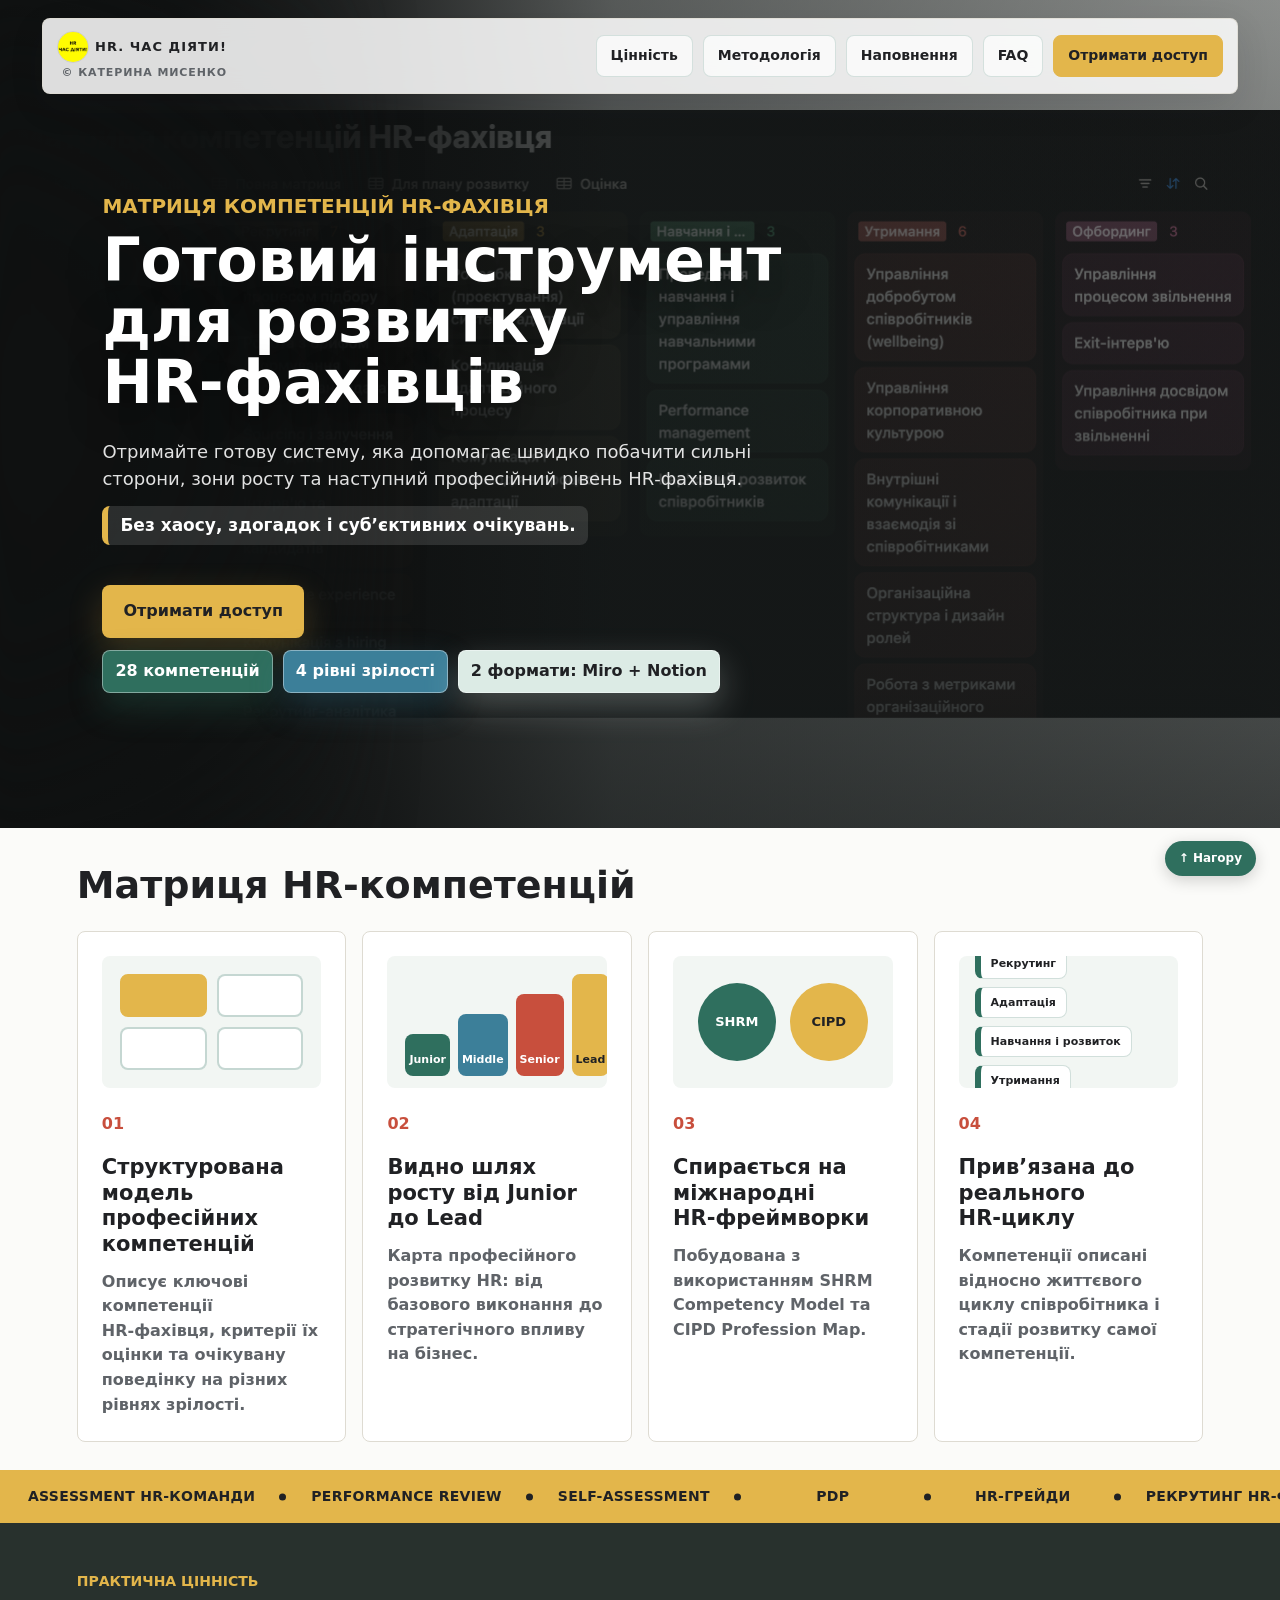
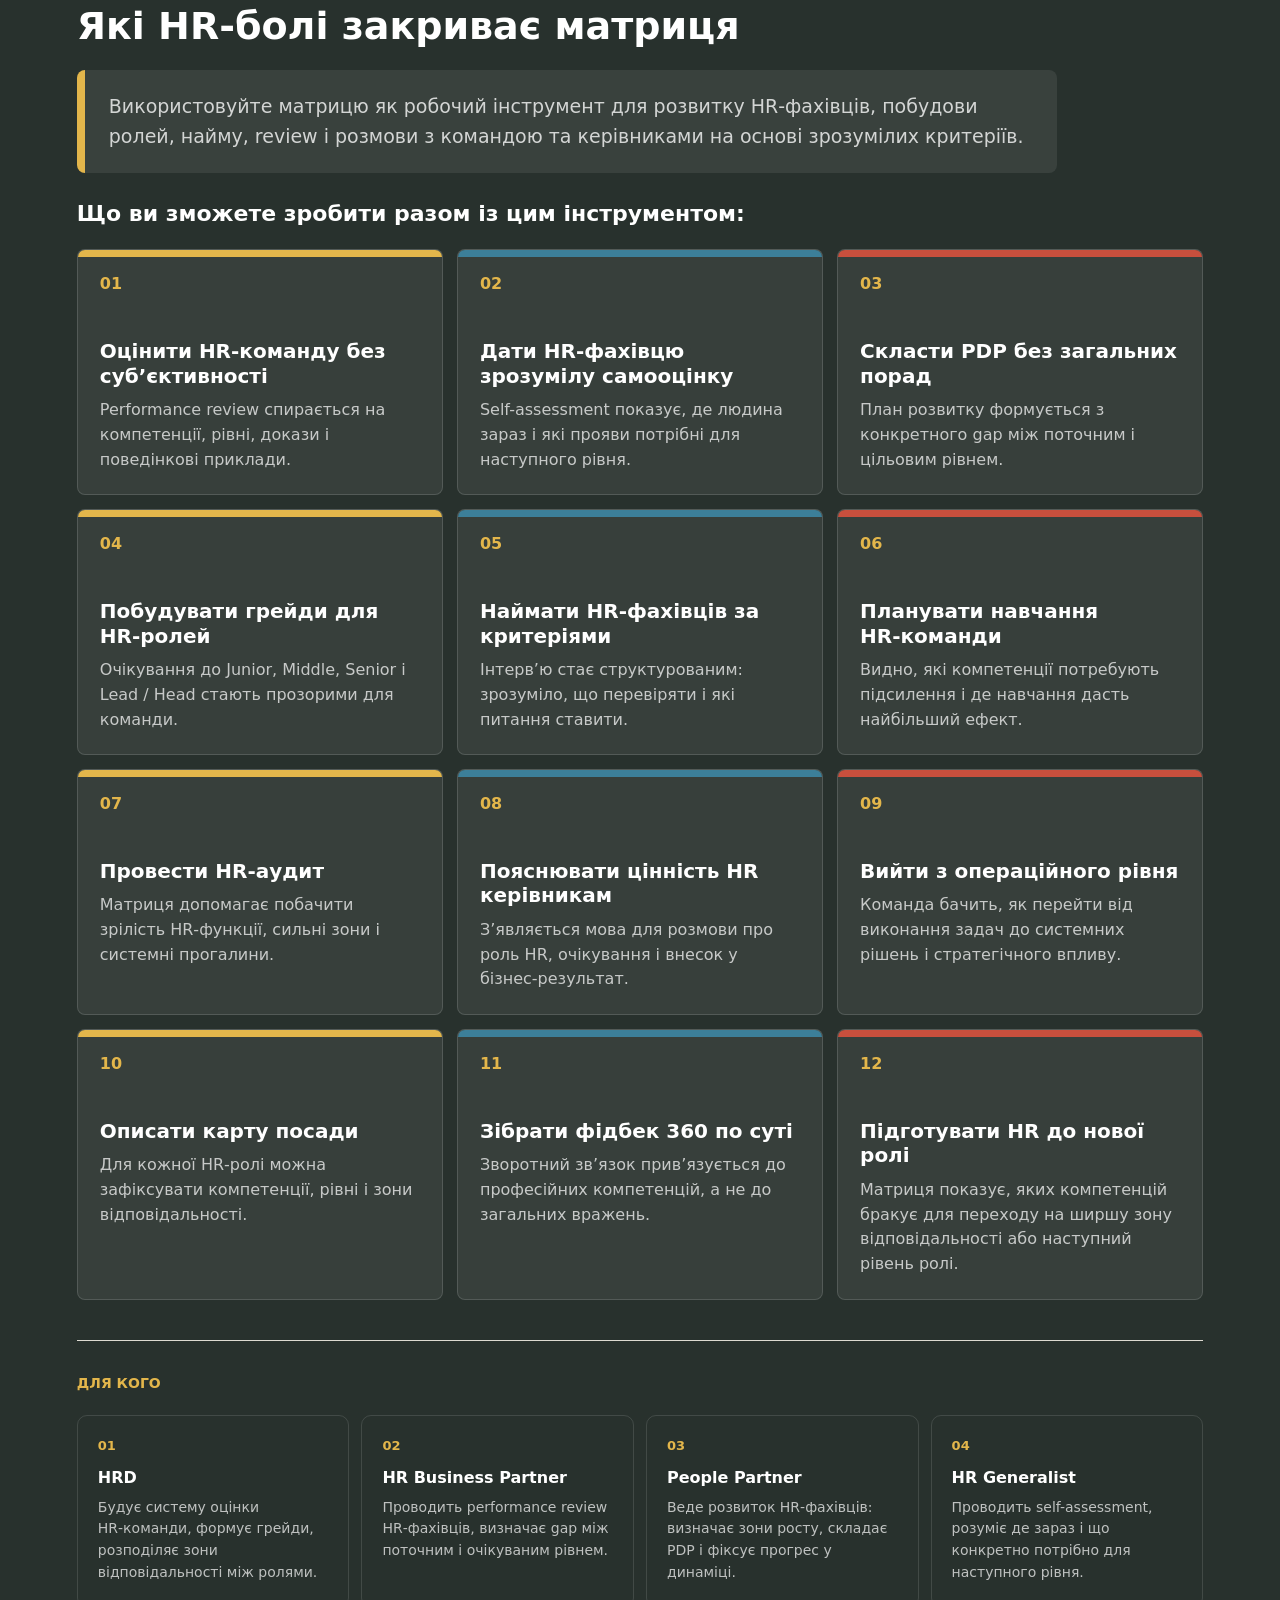
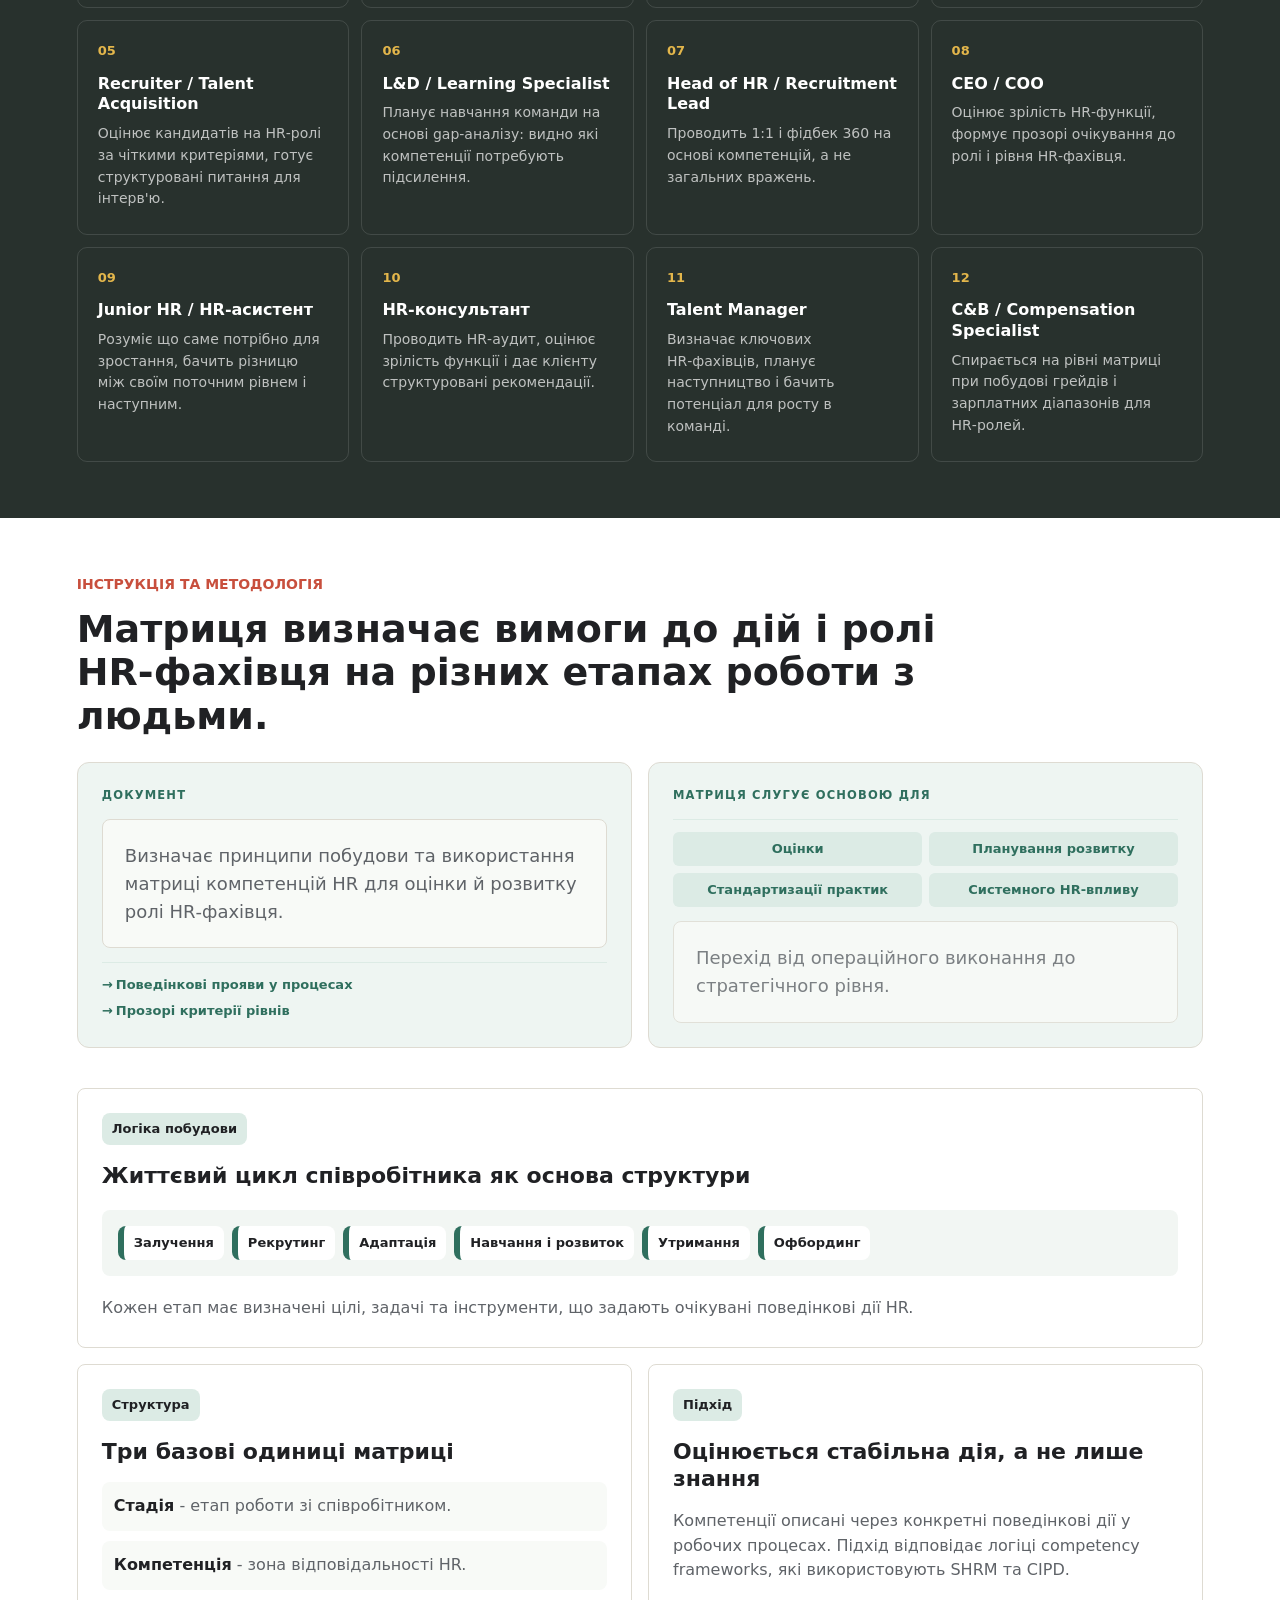
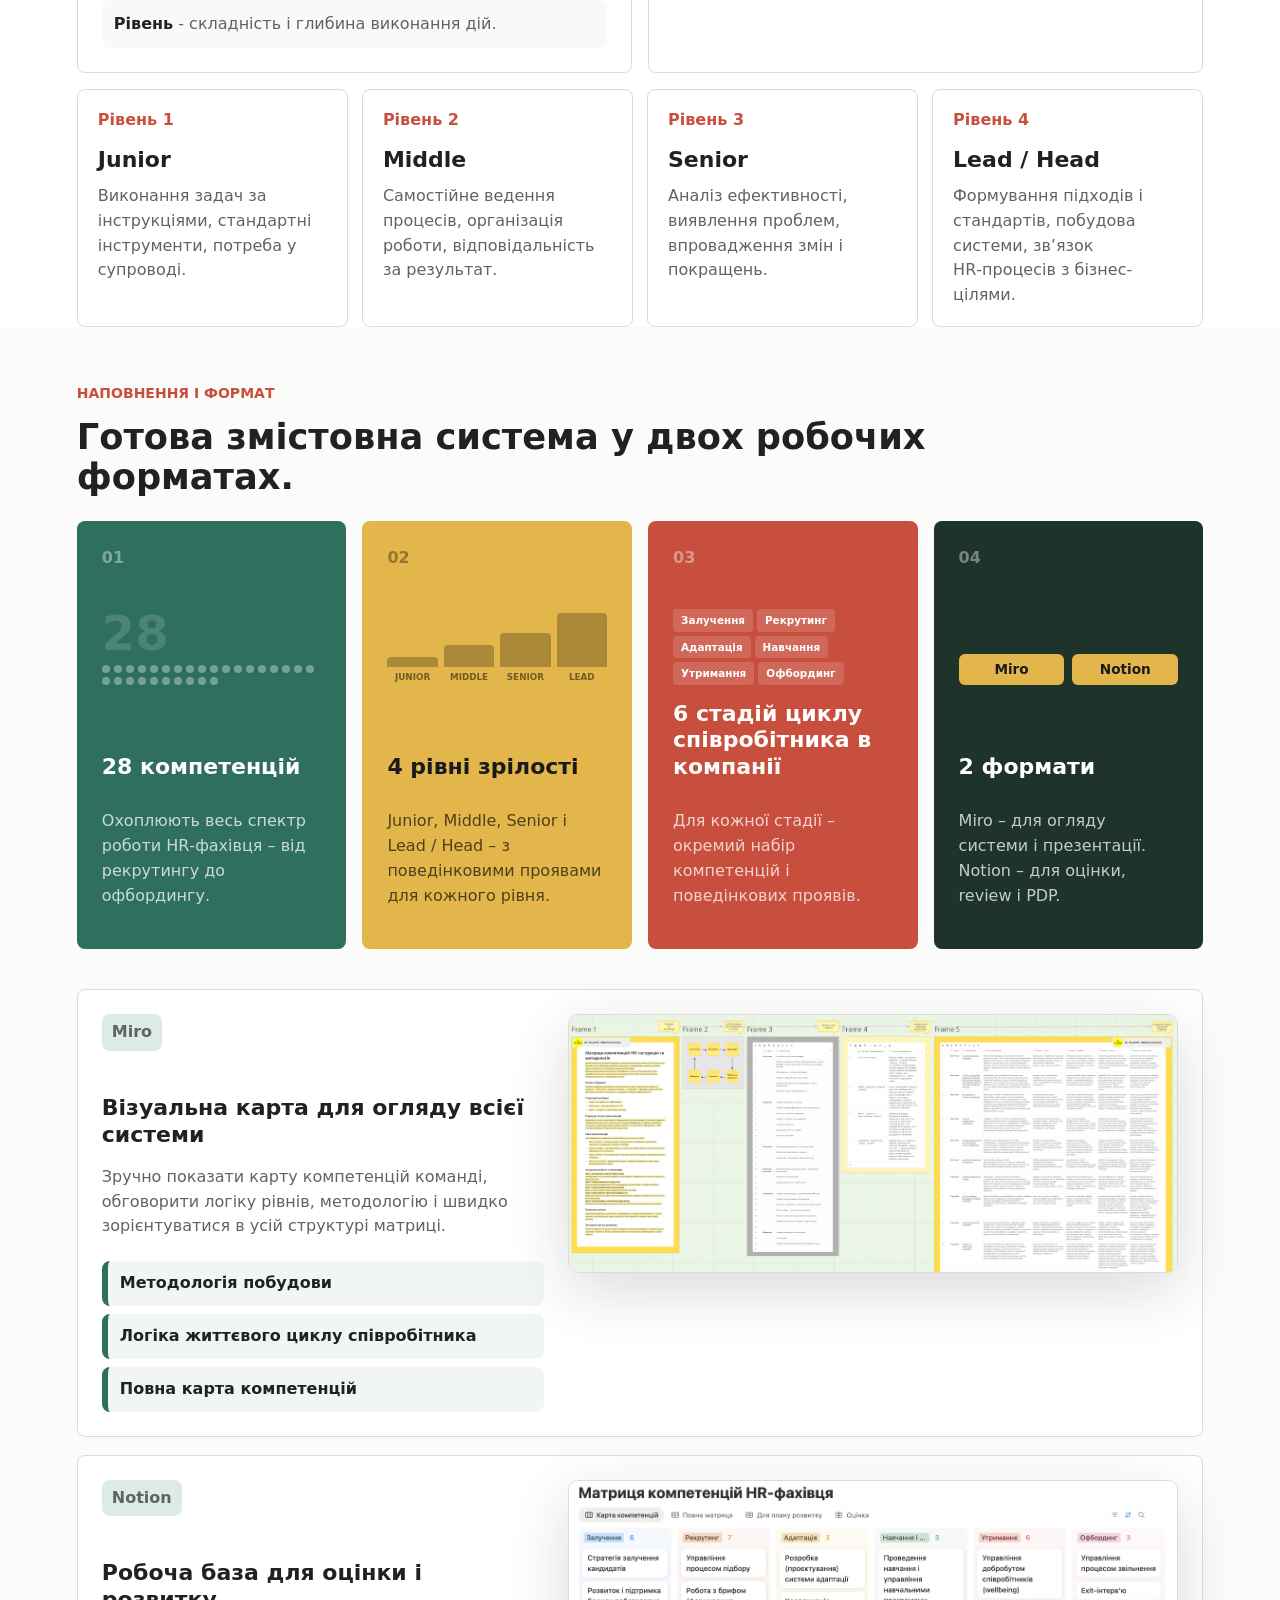
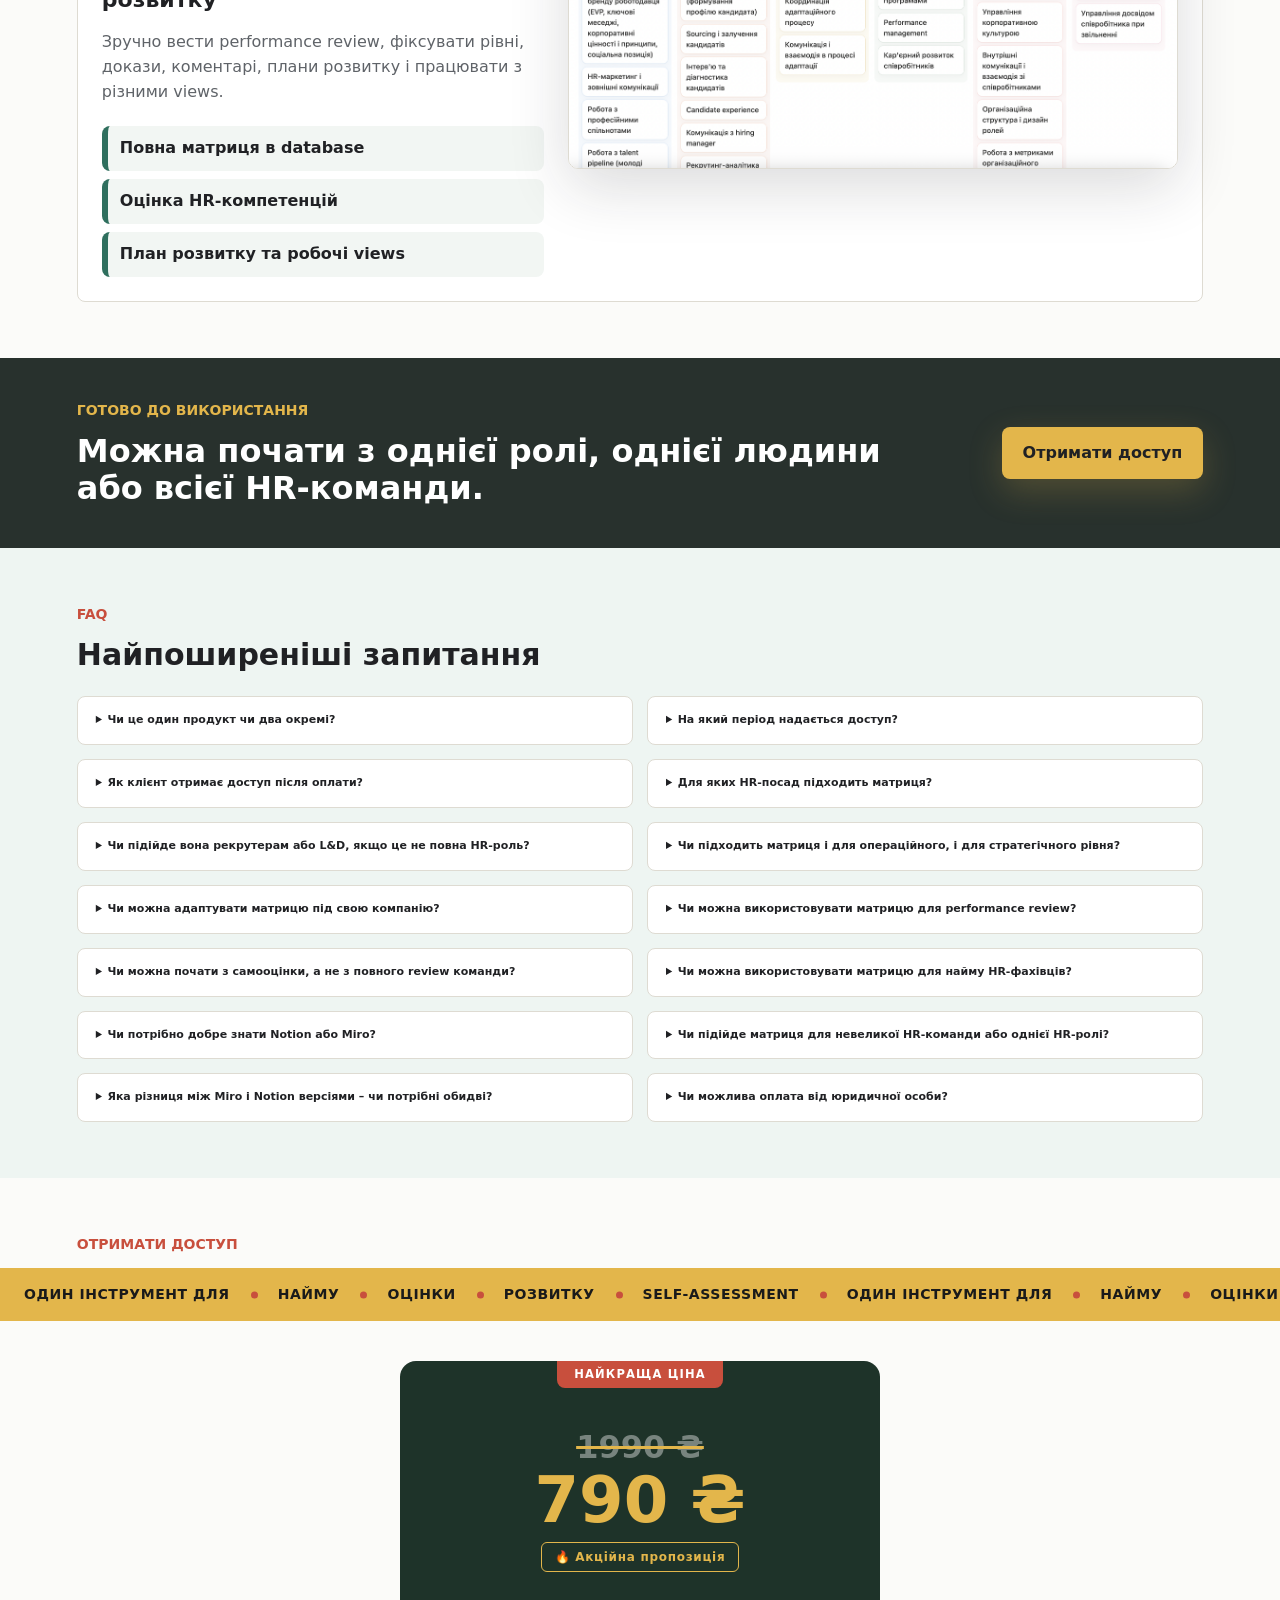
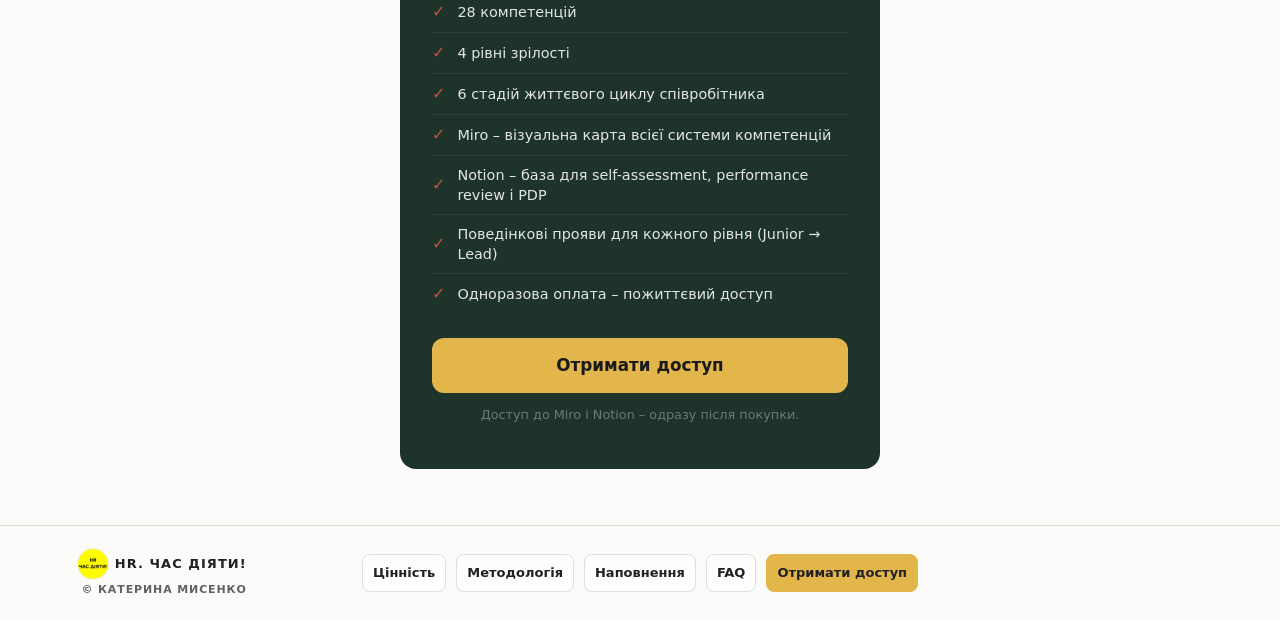
<file: index.html>
<!doctype html>
<html lang="uk">
  <head>
    <meta charset="utf-8">
    <meta name="viewport" content="width=device-width, initial-scale=1">
    <title>Матриця компетенцій HR‑фахівця</title>
    <meta
      name="description"
      content="Готовий комплект для оцінки, розвитку та performance review HR‑фахівців у Miro і Notion."
    >
    <link rel="stylesheet" href="landing-assets/hr-competency-matrix.css">
    <style>
      /* === Intro-картки методології === */
      .methodology-intro {
        display: grid;
        grid-template-columns: 1fr 1fr;
        gap: 1rem;
        margin-bottom: 2.5rem;
      }
      .intro-card {
        border: 1px solid var(--line, #dedbd2);
        border-radius: 12px;
        padding: 1.5rem;
        display: flex;
        flex-direction: column;
        gap: 0.875rem;
        background: var(--mist, #eef5f2);
      }
      .intro-card-label {
        font-size: 0.72rem;
        font-weight: 700;
        text-transform: uppercase;
        letter-spacing: 0.1em;
        color: var(--green, #2f6f5e);
      }
      .intro-card-lead {
        font-size: 0.9375rem;
        line-height: 1.55;
        margin: 0;
        background: var(--white, #fff);
        border-radius: 8px;
        padding: 0.75rem 1rem;
        border: 1px solid var(--green-soft, #dcebe5);
      }
      .intro-card-points {
        display: flex;
        flex-direction: column;
        gap: 0.35rem;
        border-top: 1px solid var(--green-soft, #dcebe5);
        padding-top: 0.75rem;
      }
      .intro-card-points span {
        font-size: 0.8125rem;
        font-weight: 600;
        padding-left: 0.875rem;
        position: relative;
        color: var(--green, #2f6f5e);
      }
      .intro-card-points span::before {
        content: "→";
        position: absolute;
        left: 0;
        color: var(--green, #2f6f5e);
      }
      .intro-card-grid {
        display: grid;
        grid-template-columns: 1fr 1fr;
        gap: 0.4rem;
        border-top: 1px solid var(--green-soft, #dcebe5);
        padding-top: 0.75rem;
      }
      .intro-card-grid span {
        font-size: 0.8125rem;
        font-weight: 600;
        background: var(--green-soft, #dcebe5);
        color: var(--green, #2f6f5e);
        border-radius: 6px;
        padding: 0.45rem 0.6rem;
        text-align: center;
      }
      .intro-card-tail {
        font-size: 0.8125rem;
        color: var(--green, #2f6f5e);
        margin: 0;
        opacity: 0.8;
      }
      @media (max-width: 640px) {
        .methodology-intro { grid-template-columns: 1fr; }
        .intro-card-grid { grid-template-columns: 1fr 1fr; }
      }

      /* === Схематичні плашки методології === */
      .schema-formula {
        display: flex;
        align-items: center;
        gap: 0.5rem;
        flex-wrap: wrap;
        margin: 1.25rem 0 0.5rem;
      }
      .schema-unit {
        display: flex;
        flex-direction: column;
        align-items: center;
        background: var(--bg, #fff);
        border: 1px solid var(--border, #e5e4df);
        border-radius: 8px;
        padding: 0.6rem 0.9rem;
        gap: 0.2rem;
        flex: 1;
        min-width: 80px;
      }
      .schema-unit-name {
        font-weight: 700;
        font-size: 0.9rem;
        text-align: center;
      }
      .schema-unit-sub {
        font-size: 0.72rem;
        color: var(--muted, #888);
        text-align: center;
      }
      .schema-op {
        font-size: 1.1rem;
        color: var(--muted, #aaa);
        font-weight: 300;
        flex-shrink: 0;
      }
      .schema-result {
        font-size: 0.8125rem;
        color: var(--muted, #888);
        margin-top: 0.5rem;
        font-style: italic;
      }
      .schema-compare {
        display: grid;
        grid-template-columns: 1fr 1fr;
        gap: 0.75rem;
        margin: 1.25rem 0 0.5rem;
      }
      .schema-col {
        display: flex;
        flex-direction: column;
        gap: 0.35rem;
        padding: 0.75rem;
        border-radius: 8px;
        font-size: 0.8125rem;
      }
      .schema-col-no {
        background: #fdf2f2;
        color: #9b4646;
      }
      .schema-col-yes {
        background: #f2fdf5;
        color: #2e6b44;
      }
      .schema-col-icon {
        font-size: 1rem;
        font-weight: 700;
        margin-bottom: 0.15rem;
      }

      /* === Hero – рівні відступи зверху і знизу === */
      .hero-content { padding-top: 140px; padding-bottom: 80px; }
      .hero-actions { margin-top: 40px; }
      .hero-points { margin-top: 12px; }

      /* === Глобальне зменшення відступів між секціями === */
      .section { padding-top: 56px; padding-bottom: 56px; }
      .section.intro { padding-top: 36px; padding-bottom: 28px; }
      .section-heading { margin-bottom: 24px; }
      /* Повертаємо колір заголовка intro – він міг злитися з фоном */
      #product-title { color: var(--ink) !important; }
      /* Фіксуємо відступ use-cases секції після тікера */
      .section.use-cases { padding-top: 48px; }

      /* === Рівні – менше пустого простору === */
      .levels-strip article { min-height: 0; padding: 18px 20px; }
      .levels-strip span { margin-bottom: 14px; }
      .section.methodology { padding-bottom: 0; }

      /* === Для кого – всередині цінності === */
      .audience-inline {
        margin-top: 2.5rem;
        padding-top: 2rem;
        border-top: 1px solid var(--line, #dedbd2);
      }
      .audience-inline .eyebrow {
        margin-bottom: 1.25rem;
      }
      .audience-cards {
        display: grid;
        grid-template-columns: repeat(4, 1fr);
        gap: 0.75rem;
      }
      .audience-card {
        background: transparent;
        border: 1px solid rgba(255,255,255,0.12);
        border-radius: 10px;
        padding: 1.25rem 1.25rem 1.5rem;
        display: flex;
        flex-direction: column;
        gap: 0.5rem;
      }
      .audience-num {
        font-size: 0.8125rem;
        font-weight: 900;
        color: var(--yellow, #e3b64b);
        margin-bottom: 0.25rem;
      }
      .audience-role {
        font-weight: 700;
        font-size: 1rem;
        color: #ffffff;
        line-height: 1.3;
      }
      .audience-card p {
        font-size: 0.875rem;
        color: rgba(255,255,255,0.7);
        margin: 0;
        line-height: 1.55;
      }
      @media (max-width: 900px) {
        .audience-cards { grid-template-columns: repeat(2, 1fr); }
      }
      @media (max-width: 560px) {
        .audience-cards { grid-template-columns: 1fr; }
      }

      /* === Формати – зображення повністю === */
      .format-row { align-items: flex-start !important; }
      .format-shot { align-self: flex-start; margin-top: 0 !important; }
      .format-shot img {
        aspect-ratio: unset;
        object-fit: contain;
        width: 100%;
        max-height: 320px;
        border-radius: 10px;
      }

      /* === Наповнення – картки з кольорами === */
      .feature-card { min-height: 0; }
      .feature-number { margin-bottom: 12px; }
      .fc-green  { background: var(--green, #2f6f5e) !important; border-color: transparent !important; color: #fff; }
      .fc-yellow { background: var(--yellow, #e3b64b) !important; border-color: transparent !important; color: #1a1a1a; }
      .fc-coral  { background: var(--coral, #e85d3a) !important; border-color: transparent !important; color: #fff; }
      .fc-dark   { background: #1e3329 !important; border-color: transparent !important; color: #fff; }
      .fc-green .feature-number, .fc-coral .feature-number, .fc-dark .feature-number { color: rgba(255,255,255,0.4); }
      .fc-yellow .feature-number { color: rgba(0,0,0,0.35); }
      .fc-green h3, .fc-coral h3, .fc-dark h3 { color: #fff; }
      .fc-yellow h3 { color: #1a1a1a; }
      .fc-green p, .fc-coral p, .fc-dark p { color: rgba(255,255,255,0.75); }
      .fc-yellow p { color: rgba(0,0,0,0.65); }
      /* Картки — текст на одному рівні */
      .fc-green, .fc-yellow, .fc-coral, .fc-dark {
        display: flex !important;
        flex-direction: column !important;
      }
      .fc-green h3, .fc-yellow h3, .fc-coral h3, .fc-dark h3 { margin-top: auto; }
      /* Інфографіка */
      .fc-infographic { margin: 0.75rem 0 1rem; height: 90px; display: flex; flex-direction: column; justify-content: flex-end; }
      .fc-big-num { font-size: 3rem; font-weight: 900; color: rgba(255,255,255,0.15); line-height: 1; display: block; margin-bottom: 0.5rem; }
      .fc-dots { display: flex; flex-wrap: wrap; gap: 4px; }
      .fc-dots span { width: 8px; height: 8px; border-radius: 50%; background: rgba(255,255,255,0.35); }
      .fc-bars { display: flex; align-items: flex-end; gap: 6px; height: 72px; }
      .fc-bar-wrap { display: flex; flex-direction: column; align-items: center; gap: 4px; flex: 1; justify-content: flex-end; }
      .fc-bar { width: 100%; background: rgba(0,0,0,0.25); border-radius: 4px 4px 0 0; flex-shrink: 0; }
      .fc-bar-wrap span { font-size: 0.55rem; font-weight: 700; color: rgba(0,0,0,0.5); text-transform: uppercase; flex-shrink: 0; }
      .fc-cycle { display: flex; flex-wrap: wrap; gap: 4px; }
      .fc-cycle span { font-size: 0.65rem; font-weight: 700; background: rgba(255,255,255,0.15); border-radius: 4px; padding: 0.2rem 0.5rem; color: #fff; }
      .fc-formats { display: flex; align-items: center; gap: 8px; }
      .fc-format-tag { background: var(--yellow, #e3b64b); color: #1a1a1a; font-weight: 800; font-size: 0.85rem; border-radius: 6px; padding: 0.3rem 0; flex: 1; text-align: center; }
      .format-showcase { margin-top: 2.5rem; }

      /* === Блок автора (всередині buy-bottom) === */
      .author-block {
        display: flex;
        flex-direction: column;
        gap: 1.25rem;
      }
      .author-photo-wrap {
        width: 96px;
        height: 96px;
        border-radius: 50%;
        overflow: hidden;
        background: #e5e4df;
        flex-shrink: 0;
      }
      .author-photo {
        width: 100%;
        height: 100%;
        object-fit: cover;
        display: block;
      }
      .author-text h3 { margin-bottom: 0.35rem; font-size: 1.25rem; }
      .author-bio {
        color: var(--muted, #6b6b6b);
        line-height: 1.7;
        font-size: 0.9375rem;
      }

      /* === Секція купівлі внизу === */
      .buy-bottom { text-align: left; }
      .buy-bottom .buy-center-wrap { text-align: center; }
      .buy-bottom-wrap {
        display: grid;
        grid-template-columns: 1fr 1fr;
        gap: 3rem;
        align-items: start;
        max-width: 900px;
        margin: 2.5rem auto 0;
        text-align: left;
      }
      @media (max-width: 720px) {
        .buy-bottom-wrap { grid-template-columns: 1fr; gap: 2rem; }
      }
      .buy-card {
        background: #1e3329;
        border-radius: 16px;
        padding: 0 2rem 2rem;
        text-align: center;
        position: relative;
      }
      .buy-top-badge {
        display: inline-block;
        background: var(--coral, #e85d3a);
        color: #fff;
        font-size: 0.72rem;
        font-weight: 800;
        text-transform: uppercase;
        letter-spacing: 0.1em;
        border-radius: 0 0 8px 8px;
        padding: 0.3rem 1.1rem;
        margin-bottom: 0.15rem;
      }
      .buy-price-old {
        font-size: 2rem;
        font-weight: 600;
        color: rgba(255,255,255,0.4);
        text-decoration: line-through;
        text-decoration-color: var(--yellow, #e3b64b);
        margin-bottom: -0.25rem;
      }
      .buy-price {
        font-size: 4rem;
        font-weight: 900;
        color: var(--yellow, #e3b64b);
        line-height: 1;
        margin-bottom: 0;
        margin-top: 0;
      }
      .buy-promo-badge {
        display: inline-block;
        background: transparent;
        color: var(--yellow, #e3b64b);
        font-size: 0.75rem;
        font-weight: 700;
        letter-spacing: 0.06em;
        border-radius: 6px;
        padding: 0.3rem 0.8rem;
        margin: 0.6rem 0 1.25rem;
        border: 1px solid var(--yellow, #e3b64b);
      }
      .buy-value-list {
        margin-bottom: 1.5rem;
        text-align: left;
      }
      .buy-value-item {
        display: flex;
        align-items: center;
        gap: 0.75rem;
        padding: 0.55rem 0;
        font-size: 0.9rem;
        line-height: 1.4;
        color: rgba(255,255,255,0.88);
        border-bottom: 1px solid rgba(255,255,255,0.08);
      }
      .buy-value-item:last-child { border-bottom: none; }
      .buy-check {
        color: var(--coral, #e85d3a);
        font-weight: 900;
        font-size: 1rem;
        flex-shrink: 0;
      }
      .buy-cta-btn {
        display: block;
        width: 100%;
        background: var(--yellow, #e3b64b);
        color: #1a1a1a;
        font-size: 1.05rem;
        font-weight: 700;
        text-align: center;
        border-radius: 12px;
        padding: 0.9rem 1.5rem;
        text-decoration: none;
        transition: opacity 0.15s;
      }
      .buy-cta-btn:hover { opacity: 0.88; }
      .site-footer--full {
        display: grid !important;
        grid-template-columns: 1fr auto 1fr;
        align-items: center;
        border-top: 1px solid var(--line, #dedbd2);
        background: var(--paper, #f9f7f2);
        padding: 22px clamp(24px, 6vw, 88px);
      }
      .site-footer--full .brand { color: var(--ink, #1a1a1a); }
      .site-footer--full .nav-links { justify-content: center; flex-wrap: wrap; }
      .site-footer--full .nav-links a { color: var(--ink, #1a1a1a); font-size: 13px; font-weight: 600; border-radius: 8px; padding: 5px 10px; }
      .site-footer--full .nav-links a:hover { background: var(--green-soft, #dcebe5); }

      @media (max-width: 760px) {
        /* Хедер — показати всі nav-кнопки, сховати mobile-cta */
        /* === Хедер === */
        .site-header { flex-wrap: wrap; gap: 4px; padding: 8px 12px !important; }
        .mobile-cta { display: none !important; }
        .site-header .nav-links { display: flex !important; flex-wrap: wrap; gap: 4px; width: 100%; }
        .site-header .nav-links a { font-size: 10px !important; padding: 3px 7px !important; min-height: 26px !important; }
        .site-header .nav-cta { display: none !important; }
        .nav-logo { font-size: 9px !important; }
        .brand-author { font-size: 8px !important; }
        .brand-logo-circle { width: 20px !important; height: 20px !important; font-size: 6px !important; }
        .brand { flex: 1; display: flex !important; }
        .site-header .brand-stack { flex-direction: row !important; justify-content: space-between !important; align-items: center !important; width: 100% !important; gap: 0 !important; }
        .site-header .brand-author { position: static !important; transform: none !important; font-size: 9px !important; white-space: nowrap; align-self: center !important; }

        /* === Hero — редизайн === */
        .hero-image {
          display: block !important;
          position: absolute !important;
          inset: auto !important;
          bottom: 0 !important;
          left: 50% !important;
          right: auto !important;
          transform: translateX(-50%) !important;
          width: 90% !important;
          height: auto !important;
          object-fit: contain !important;
          object-position: bottom center !important;
          opacity: 0.28 !important;
          animation: none !important;
          pointer-events: none !important;
        }
        .hero {
          min-height: auto !important;
          padding-top: 116px !important;
          padding-bottom: 52px !important;
          background: linear-gradient(170deg, #0e2b1d 0%, #112f21 55%, #081a0f 100%) !important;
          color: #fff !important;
          align-items: flex-start !important;
          justify-content: flex-start !important;
        }
        .hero-overlay { display: none !important; }
        .hero-content { margin-top: 0 !important; padding-top: 0 !important; width: 100% !important; position: relative; z-index: 2; }

        /* Eyebrow — жовтий тег */
        .hero .eyebrow {
          display: inline-block !important;
          font-size: 0.6rem !important;
          letter-spacing: 0.15em !important;
          font-weight: 800 !important;
          color: var(--yellow, #e3b64b) !important;
          background: rgba(227,182,75,0.13) !important;
          border: 1px solid rgba(227,182,75,0.35) !important;
          border-radius: 20px !important;
          padding: 5px 13px !important;
          margin-bottom: 14px !important;
        }

        /* Заголовок — великий, білий, акцент жовтим */
        #hero-title {
          font-size: 2.1rem !important;
          line-height: 1.1 !important;
          color: #fff !important;
          margin-bottom: 0 !important;
        }
        .hero-accent {
          color: var(--yellow, #e3b64b) !important;
        }

        /* Підзаголовок */
        .hero-copy {
          font-size: 0.82rem !important;
          margin-top: 14px !important;
          line-height: 1.6 !important;
          color: rgba(255,255,255,0.70) !important;
          max-width: 100% !important;
        }

        /* Акцент-фраза — з лівою смугою */
        .hero-note {
          display: block !important;
          font-size: 0.8rem !important;
          font-weight: 700 !important;
          margin-top: 16px !important;
          padding: 10px 14px !important;
          border: none !important;
          border-left: 3px solid var(--yellow, #e3b64b) !important;
          border-radius: 0 8px 8px 0 !important;
          background: rgba(227,182,75,0.08) !important;
          color: rgba(255,255,255,0.92) !important;
          width: 100% !important;
          box-sizing: border-box !important;
        }

        /* CTA */
        .hero-actions { margin-top: 24px !important; gap: 0 !important; }
        .hero-actions .button.primary {
          display: flex !important;
          width: 100% !important;
          font-size: 0.95rem !important;
          font-weight: 800 !important;
          min-height: 50px !important;
          border-radius: 12px !important;
          background: var(--yellow, #e3b64b) !important;
          color: #1a1a1a !important;
          box-shadow: 0 8px 28px rgba(227,182,75,0.35) !important;
          letter-spacing: 0.01em !important;
        }

        /* Бейджи-статистика */
        .hero-points {
          gap: 8px !important;
          margin-top: 20px !important;
          flex-wrap: wrap !important;
        }
        .hero-points span {
          font-size: 0.68rem !important;
          font-weight: 700 !important;
          padding: 6px 12px !important;
          border-radius: 8px !important;
          border: 1px solid rgba(255,255,255,0.18) !important;
          letter-spacing: 0.01em !important;
        }
        .hero-points span:nth-child(1) {
          background: var(--green, #2f6f5e) !important;
          color: #fff !important;
          border-color: transparent !important;
        }
        .hero-points span:nth-child(2) {
          background: var(--coral, #e85d3a) !important;
          color: #fff !important;
          border-color: transparent !important;
          box-shadow: none !important;
        }
        .hero-points span:nth-child(3) {
          background: rgba(255,255,255,0.08) !important;
          color: rgba(255,255,255,0.85) !important;
          box-shadow: none !important;
        }

        /* Feature cards — 2 колонки, менший шрифт */
        .feature-grid { grid-template-columns: repeat(2, 1fr) !important; gap: 10px !important; }
        .feature-card { padding: 14px !important; min-height: 160px !important; }
        .feature-card h3 { font-size: 0.82rem !important; margin-bottom: 5px !important; }
        .feature-card p { font-size: 0.7rem !important; line-height: 1.35 !important; }
        .feature-number { font-size: 0.6rem !important; }
        .fc-infographic { height: 56px !important; margin: 0.35rem 0 0.4rem !important; }
        .fc-big-num { font-size: 1.6rem !important; }
        .fc-bars { height: 40px !important; }
        .fc-cycle { gap: 3px !important; }
        .fc-cycle span { font-size: 0.58rem !important; padding: 2px 5px !important; border-radius: 4px !important; }
        .fc-formats { gap: 4px !important; }
        .fc-format-tag { font-size: 0.7rem !important; padding: 4px 8px !important; }

        /* Всі сітки — 2 колонки */
        .use-grid, .steps, .delivery-grid, .audience-cards, .definition-grid, .use-list, .levels-strip { grid-template-columns: repeat(2, 1fr) !important; gap: 8px !important; }
        .levels-strip article { min-height: auto !important; padding: 12px !important; }
        .methodology-intro { grid-template-columns: 1fr !important; gap: 8px !important; }
        .intro-card { padding: 14px !important; }
        .intro-card-lead { font-size: 0.75rem !important; padding: 0.5rem 0.75rem !important; }
        .intro-card-points span, .intro-card-grid span { font-size: 0.72rem !important; }
        /* Шрифти в усіх картках */
        .use-grid article, .steps li, .delivery-card, .use-list article, .intro-card, .audience-cards article { padding: 10px !important; }
        h3 { font-size: 0.82rem !important; line-height: 1.3 !important; word-break: break-word !important; }
        h2 { font-size: 1.15rem !important; line-height: 1.25 !important; }
        .section-heading h2 { font-size: 1.1rem !important; }
        p, li { font-size: 0.72rem !important; line-height: 1.4 !important; }
        .eyebrow { font-size: 0.6rem !important; }
        /* Картинки — зменшувати пропорційно */
        img { max-width: 100% !important; height: auto !important; object-fit: contain !important; display: block !important; }
        .intro-card img, .intro-card svg, .method-card img { max-height: 80px !important; width: auto !important; margin: 0 auto 8px !important; }
        .product-shot img, .format-image img, .preview-layout img { max-height: 160px !important; width: 100% !important; object-fit: contain !important; }
        figure { overflow: hidden !important; }
        figcaption { font-size: 0.62rem !important; }
        /* Buy card */
        .buy-center-wrap { max-width: 100%; }
        .buy-card { padding: 0 1rem 1.25rem; }
        .buy-price { font-size: 3.5rem !important; }
        .buy-price-old { font-size: 1.5rem !important; }
        .buy-value-list li { font-size: 0.82rem !important; }

        /* Футер — вертикально по центру, показати nav-кнопки */
        .site-footer--full { grid-template-columns: 1fr !important; justify-items: center; gap: 10px; text-align: center; }
        .site-footer--full .nav-links { display: flex !important; flex-wrap: wrap; justify-content: center; }
        .site-footer--full .brand { justify-content: center; }
        .footer-up-btn { bottom: 16px; right: 16px; }
        /* Зменшити відступи секцій */
        .section { padding: 32px 16px !important; }
        .section-heading { margin-bottom: 1rem !important; }
        h2 + p, .section-heading + * { margin-top: 0.5rem !important; }
        /* Card 03: кружечки SHRM/CIPD ближче */
        .framework-visual { gap: 12px !important; }
        .framework-visual span { width: 58px !important; height: 58px !important; min-width: 58px !important; min-height: 58px !important; max-width: 58px !important; max-height: 58px !important; flex-shrink: 0 !important; font-size: 10px !important; }
        .framework-visual strong { display: none !important; }
        /* Card 02: сховати підписи — тільки кольорові бари */
        .fc-bars { gap: 4px !important; height: 44px !important; }
        .fc-bar-wrap span { display: none !important; }
        .fc-bar-wrap { justify-content: flex-end !important; }
        /* Card 04: всі стадії циклу вміщуються */
        .lifecycle-visual { gap: 4px !important; padding: 8px !important; }
        .lifecycle-visual span { font-size: 8px !important; padding: 3px 6px !important; min-height: 20px !important; border-left-width: 3px !important; }
      }
      .brand-logo-circle {
        width: 32px; height: 32px; border-radius: 50%;
        object-fit: cover; flex-shrink: 0;
        border: 1.5px solid rgba(0,0,0,0.08);
      }
      .brand-top-row { display: flex; align-items: center; gap: 6px; }
      .brand-stack { gap: 1px !important; align-items: flex-end !important; }
      .footer-up-btn {
        position: fixed; bottom: 24px; right: 24px; z-index: 999;
        background: var(--green, #2f6f5e); color: #fff;
        font-size: 12px; font-weight: 700; text-decoration: none;
        padding: 8px 14px; border-radius: 20px;
        box-shadow: 0 4px 16px rgba(0,0,0,0.18);
        transition: opacity 0.2s, transform 0.2s;
      }
      .footer-up-btn:hover { opacity: 0.85; transform: translateY(-2px); }
      .buy-note {
        font-size: 0.8rem;
        color: rgba(255,255,255,0.35);
        margin-top: 0.75rem;
      }
      .button.wide { width: 100%; text-align: center; display: block; }
      .buy-center-wrap {
        max-width: 480px;
        margin: 0 auto;
      }
      .buy-placard {
        width: 100vw;
        margin-left: calc(-1 * clamp(24px, 6vw, 88px));
        background: var(--yellow, #e3b64b);
        overflow: hidden;
        margin-bottom: 2.5rem;
        padding: 14px 0;
      }
      .buy-ticker-track {
        display: inline-flex;
        white-space: nowrap;
        animation: buy-ticker 22s linear infinite;
      }
      .buy-ticker-track span {
        display: inline-flex;
        align-items: center;
        justify-content: center;
        position: relative;
        padding: 0 24px;
        font-size: 14px;
        font-weight: 900;
        letter-spacing: 0.04em;
        text-transform: uppercase;
        color: #1a1a1a;
      }
      .buy-ticker-track span::after {
        content: "";
        position: absolute;
        top: 50%;
        right: -4px;
        width: 7px;
        height: 7px;
        border-radius: 50%;
        background: var(--coral, #e85d3a);
        transform: translateY(-50%);
      }
      @keyframes buy-ticker {
        from { transform: translateX(0); }
        to   { transform: translateX(-50%); }
      }
    </style>
  </head>
  <body>
    <div class="scroll-progress" aria-hidden="true"></div>
    <header class="site-header" aria-label="Навігація">
      <a class="brand" href="#top" aria-label="Матриця компетенцій HR‑фахівця">
        <span class="brand-stack">
          <span class="brand-top-row">
            <img class="brand-logo-circle" src="landing-assets/hr-logo.jpg" alt="HR. Час діяти!">
            <span class="nav-logo">HR. Час діяти!</span>
          </span>
          <span class="brand-author">© Катерина Мисенко</span>
        </span>
      </a>
      <a class="mobile-cta" href="https://secure.wayforpay.com/button/b7a058e949705" target="_blank" rel="noreferrer">Отримати доступ</a>
      <nav class="nav-links" aria-label="Розділи">
        <a href="#use-cases">Цінність</a>
        <a href="#methodology">Методологія</a>
        <a href="#inside">Наповнення</a>
        <a href="#faq">FAQ</a>
        <a class="nav-cta" href="https://secure.wayforpay.com/button/b7a058e949705" target="_blank" rel="noreferrer">Отримати доступ</a>
      </nav>
    </header>

    <main id="top">
      <section class="hero" aria-labelledby="hero-title">
        <img
          class="hero-image"
          src="landing-assets/hero-preview.png"
          alt="Карта компетенцій HR‑фахівця в Notion"
        >
        <div class="hero-overlay"></div>
        <div class="hero-content">
          <p class="eyebrow">Матриця компетенцій HR‑фахівця</p>
          <h1 id="hero-title">Готовий інструмент для розвитку <span class="hero-accent">HR‑фахівців</span></h1>
          <p class="hero-copy">
            Отримайте готову систему, яка допомагає швидко побачити сильні сторони, зони росту та наступний професійний рівень HR‑фахівця.
          </p>
          <p class="hero-note">Без хаосу, здогадок і суб’єктивних очікувань.</p>
          <div class="hero-actions">
            <a class="button primary" href="https://secure.wayforpay.com/button/b7a058e949705" target="_blank" rel="noreferrer">Отримати доступ</a>
          </div>
          <div class="hero-points" aria-label="Ключові переваги">
            <span>28 компетенцій</span>
            <span>4 рівні зрілості</span>
            <span>2 формати: Miro + Notion</span>
          </div>
        </div>
      </section>

      <section class="section intro" aria-labelledby="product-title">
        <div class="section-heading">
          <h2 id="product-title">Матриця HR‑компетенцій</h2>
        </div>
        <div class="definition-grid">
          <article class="definition-card">
            <div class="card-visual model-visual" aria-hidden="true">
              <span></span>
              <span></span>
              <span></span>
              <span></span>
            </div>
            <span class="pin">01</span>
            <h3>Структурована модель професійних компетенцій</h3>
            <p>Описує ключові компетенції HR‑фахівця, критерії їх оцінки та очікувану поведінку на різних рівнях зрілості.</p>
          </article>
          <article class="definition-card">
            <div class="card-visual ladder-visual" aria-hidden="true">
              <span>Junior</span>
              <span>Middle</span>
              <span>Senior</span>
              <span>Lead</span>
            </div>
            <span class="pin">02</span>
            <h3>Видно шлях росту від Junior до Lead</h3>
            <p>Карта професійного розвитку HR: від базового виконання до стратегічного впливу на бізнес.</p>
          </article>
          <article class="definition-card">
            <div class="card-visual framework-visual" aria-hidden="true">
              <span>SHRM</span>
              <span>CIPD</span>
            </div>
            <span class="pin">03</span>
            <h3>Спирається на міжнародні HR‑фреймворки</h3>
            <p>Побудована з використанням SHRM Competency Model та CIPD Profession Map.</p>
          </article>
          <article class="definition-card">
            <div class="card-visual lifecycle-visual" aria-hidden="true">
              <span>Залучення</span>
              <span>Рекрутинг</span>
              <span>Адаптація</span>
              <span>Навчання і розвиток</span>
              <span>Утримання</span>
              <span>Офбординг</span>
            </div>
            <span class="pin">04</span>
            <h3>Прив’язана до реального HR‑циклу</h3>
            <p>Компетенції описані відносно життєвого циклу співробітника і стадії розвитку самої компетенції.</p>
          </article>
        </div>
      </section>

      <section class="ticker" aria-label="Ключові сценарії використання">
        <div class="ticker-track">
          <span>Assessment HR‑команди</span>
          <span>Performance review</span>
          <span>Self-assessment</span>
          <span>PDP</span>
          <span>HR‑грейди</span>
          <span>Рекрутинг HR‑фахівців</span>
          <span>HR‑аудит</span>
          <span>Фідбек 360</span>
          <span>Assessment HR‑команди</span>
          <span>Performance review</span>
          <span>Self-assessment</span>
          <span>PDP</span>
          <span>HR‑грейди</span>
          <span>Рекрутинг HR‑фахівців</span>
          <span>HR‑аудит</span>
          <span>Фідбек 360</span>
        </div>
      </section>

      <section class="section use-cases value-section" id="use-cases" aria-labelledby="use-title">
        <div class="section-heading">
          <p class="eyebrow">Практична цінність</p>
          <h2 id="use-title">Які HR‑болі закриває матриця</h2>
        </div>
        <div class="value-lead">
          <p>Використовуйте матрицю як робочий інструмент для розвитку HR‑фахівців, побудови ролей, найму, review і розмови з командою та керівниками на основі зрозумілих критеріїв.</p>
        </div>
        <p class="value-prompt">Що ви зможете зробити разом із цим інструментом:</p>
        <div class="use-list">
          <article>
            <span>01</span>
            <h3>Оцінити HR‑команду без суб’єктивності</h3>
            <p>Performance review спирається на компетенції, рівні, докази і поведінкові приклади.</p>
          </article>
          <article>
            <span>02</span>
            <h3>Дати HR‑фахівцю зрозумілу самооцінку</h3>
            <p>Self-assessment показує, де людина зараз і які прояви потрібні для наступного рівня.</p>
          </article>
          <article>
            <span>03</span>
            <h3>Скласти PDP без загальних порад</h3>
            <p>План розвитку формується з конкретного gap між поточним і цільовим рівнем.</p>
          </article>
          <article>
            <span>04</span>
            <h3>Побудувати грейди для HR‑ролей</h3>
            <p>Очікування до Junior, Middle, Senior і Lead / Head стають прозорими для команди.</p>
          </article>
          <article>
            <span>05</span>
            <h3>Наймати HR‑фахівців за критеріями</h3>
            <p>Інтерв’ю стає структурованим: зрозуміло, що перевіряти і які питання ставити.</p>
          </article>
          <article>
            <span>06</span>
            <h3>Планувати навчання HR‑команди</h3>
            <p>Видно, які компетенції потребують підсилення і де навчання дасть найбільший ефект.</p>
          </article>
          <article>
            <span>07</span>
            <h3>Провести HR‑аудит</h3>
            <p>Матриця допомагає побачити зрілість HR‑функції, сильні зони і системні прогалини.</p>
          </article>
          <article>
            <span>08</span>
            <h3>Пояснювати цінність HR керівникам</h3>
            <p>З’являється мова для розмови про роль HR, очікування і внесок у бізнес-результат.</p>
          </article>
          <article>
            <span>09</span>
            <h3>Вийти з операційного рівня</h3>
            <p>Команда бачить, як перейти від виконання задач до системних рішень і стратегічного впливу.</p>
          </article>
          <article>
            <span>10</span>
            <h3>Описати карту посади</h3>
            <p>Для кожної HR‑ролі можна зафіксувати компетенції, рівні і зони відповідальності.</p>
          </article>
          <article>
            <span>11</span>
            <h3>Зібрати фідбек 360 по суті</h3>
            <p>Зворотний зв’язок прив’язується до професійних компетенцій, а не до загальних вражень.</p>
          </article>
          <article>
            <span>12</span>
            <h3>Підготувати HR до нової ролі</h3>
            <p>Матриця показує, яких компетенцій бракує для переходу на ширшу зону відповідальності або наступний рівень ролі.</p>
          </article>
        </div>
        <div class="audience-inline">
          <p class="eyebrow">Для кого</p>
          <div class="audience-cards">
            <article class="audience-card">
              <span class="audience-num">01</span>
              <span class="audience-role">HRD</span>
              <p>Будує систему оцінки HR‑команди, формує грейди, розподіляє зони відповідальності між ролями.</p>
            </article>
            <article class="audience-card">
              <span class="audience-num">02</span>
              <span class="audience-role">HR Business Partner</span>
              <p>Проводить performance review HR‑фахівців, визначає gap між поточним і очікуваним рівнем.</p>
            </article>
            <article class="audience-card">
              <span class="audience-num">03</span>
              <span class="audience-role">People Partner</span>
              <p>Веде розвиток HR‑фахівців: визначає зони росту, складає PDP і фіксує прогрес у динаміці.</p>
            </article>
            <article class="audience-card">
              <span class="audience-num">04</span>
              <span class="audience-role">HR Generalist</span>
              <p>Проводить self-assessment, розуміє де зараз і що конкретно потрібно для наступного рівня.</p>
            </article>
            <article class="audience-card">
              <span class="audience-num">05</span>
              <span class="audience-role">Recruiter / Talent Acquisition</span>
              <p>Оцінює кандидатів на HR‑ролі за чіткими критеріями, готує структуровані питання для інтерв'ю.</p>
            </article>
            <article class="audience-card">
              <span class="audience-num">06</span>
              <span class="audience-role">L&amp;D / Learning Specialist</span>
              <p>Планує навчання команди на основі gap-аналізу: видно які компетенції потребують підсилення.</p>
            </article>
            <article class="audience-card">
              <span class="audience-num">07</span>
              <span class="audience-role">Head of HR / Recruitment Lead</span>
              <p>Проводить 1:1 і фідбек 360 на основі компетенцій, а не загальних вражень.</p>
            </article>
            <article class="audience-card">
              <span class="audience-num">08</span>
              <span class="audience-role">CEO / COO</span>
              <p>Оцінює зрілість HR‑функції, формує прозорі очікування до ролі і рівня HR‑фахівця.</p>
            </article>
            <article class="audience-card">
              <span class="audience-num">09</span>
              <span class="audience-role">Junior HR / HR‑асистент</span>
              <p>Розуміє що саме потрібно для зростання, бачить різницю між своїм поточним рівнем і наступним.</p>
            </article>
            <article class="audience-card">
              <span class="audience-num">10</span>
              <span class="audience-role">HR‑консультант</span>
              <p>Проводить HR‑аудит, оцінює зрілість функції і дає клієнту структуровані рекомендації.</p>
            </article>
            <article class="audience-card">
              <span class="audience-num">11</span>
              <span class="audience-role">Talent Manager</span>
              <p>Визначає ключових HR‑фахівців, планує наступництво і бачить потенціал для росту в команді.</p>
            </article>
            <article class="audience-card">
              <span class="audience-num">12</span>
              <span class="audience-role">C&amp;B / Compensation Specialist</span>
              <p>Спирається на рівні матриці при побудові грейдів і зарплатних діапазонів для HR‑ролей.</p>
            </article>
          </div>
        </div>
      </section>

      <section class="section methodology" id="methodology" aria-labelledby="methodology-title">
        <div class="section-heading">
          <p class="eyebrow">Інструкція та методологія</p>
          <h2 id="methodology-title">Матриця визначає вимоги до дій і ролі HR‑фахівця на різних етапах роботи з людьми.</h2>
        </div>
        <div class="methodology-intro">
          <div class="intro-card">
            <span class="intro-card-label">Документ</span>
            <p class="intro-card-lead">Визначає принципи побудови та використання матриці компетенцій HR для оцінки й розвитку ролі HR‑фахівця.</p>
            <div class="intro-card-points">
              <span>Поведінкові прояви у процесах</span>
              <span>Прозорі критерії рівнів</span>
            </div>
          </div>
          <div class="intro-card">
            <span class="intro-card-label">Матриця слугує основою для</span>
            <div class="intro-card-grid">
              <span>Оцінки</span>
              <span>Планування розвитку</span>
              <span>Стандартизації практик</span>
              <span>Системного HR‑впливу</span>
            </div>
            <p class="intro-card-tail">Перехід від операційного виконання до стратегічного рівня.</p>
          </div>
        </div>
        <div class="methodology-map" aria-label="Логіка побудови матриці">
          <article class="method-card wide-card">
            <span class="method-label">Логіка побудови</span>
            <h3>Життєвий цикл співробітника як основа структури</h3>
            <div class="cycle-line" aria-hidden="true">
              <span>Залучення</span>
              <span>Рекрутинг</span>
              <span>Адаптація</span>
              <span>Навчання і розвиток</span>
              <span>Утримання</span>
              <span>Офбординг</span>
            </div>
            <p>Кожен етап має визначені цілі, задачі та інструменти, що задають очікувані поведінкові дії HR.</p>
          </article>
          <article class="method-card">
            <span class="method-label">Структура</span>
            <h3>Три базові одиниці матриці</h3>
            <ul class="method-list">
              <li><strong>Стадія</strong> - етап роботи зі співробітником.</li>
              <li><strong>Компетенція</strong> - зона відповідальності HR.</li>
              <li><strong>Рівень</strong> - складність і глибина виконання дій.</li>
            </ul>
          </article>
          <article class="method-card">
            <span class="method-label">Підхід</span>
            <h3>Оцінюється стабільна дія, а не лише знання</h3>
            <p>Компетенції описані через конкретні поведінкові дії у робочих процесах. Підхід відповідає логіці competency frameworks, які використовують SHRM та CIPD.</p>
          </article>
        </div>
        <div class="levels-strip" aria-label="Рівні компетенцій">
          <article>
            <span>Рівень 1</span>
            <h3>Junior</h3>
            <p>Виконання задач за інструкціями, стандартні інструменти, потреба у супроводі.</p>
          </article>
          <article>
            <span>Рівень 2</span>
            <h3>Middle</h3>
            <p>Самостійне ведення процесів, організація роботи, відповідальність за результат.</p>
          </article>
          <article>
            <span>Рівень 3</span>
            <h3>Senior</h3>
            <p>Аналіз ефективності, виявлення проблем, впровадження змін і покращень.</p>
          </article>
          <article>
            <span>Рівень 4</span>
            <h3>Lead / Head</h3>
            <p>Формування підходів і стандартів, побудова системи, зв’язок HR‑процесів з бізнес-цілями.</p>
          </article>
        </div>
      </section>

      <section class="section" id="inside" aria-labelledby="inside-title">
        <div class="section-heading">
          <p class="eyebrow">Наповнення і формат</p>
          <h2 id="inside-title" style="font-size:clamp(1.4rem,3vw,2.2rem);">Готова змістовна система у двох робочих форматах.</h2>
        </div>
        <div class="feature-grid">
          <article class="feature-card fc-green">
            <span class="feature-number">01</span>
            <div class="fc-infographic">
              <span class="fc-big-num">28</span>
              <div class="fc-dots">
                <span></span><span></span><span></span><span></span><span></span><span></span><span></span>
                <span></span><span></span><span></span><span></span><span></span><span></span><span></span>
                <span></span><span></span><span></span><span></span><span></span><span></span><span></span>
                <span></span><span></span><span></span><span></span><span></span><span></span><span></span>
              </div>
            </div>
            <h3>28 компетенцій</h3>
            <p>Охоплюють весь спектр роботи HR‑фахівця – від рекрутингу до офбордингу.</p>
          </article>
          <article class="feature-card fc-yellow">
            <span class="feature-number">02</span>
            <div class="fc-infographic">
              <div class="fc-bars">
                <div class="fc-bar-wrap"><div class="fc-bar" style="height:10px"></div><span>Junior</span></div>
                <div class="fc-bar-wrap"><div class="fc-bar" style="height:22px"></div><span>Middle</span></div>
                <div class="fc-bar-wrap"><div class="fc-bar" style="height:34px"></div><span>Senior</span></div>
                <div class="fc-bar-wrap"><div class="fc-bar" style="height:54px"></div><span>Lead</span></div>
              </div>
            </div>
            <h3>4 рівні зрілості</h3>
            <p>Junior, Middle, Senior і Lead / Head – з поведінковими проявами для кожного рівня.</p>
          </article>
          <article class="feature-card fc-coral">
            <span class="feature-number">03</span>
            <div class="fc-infographic">
              <div class="fc-cycle">
                <span>Залучення</span><span>Рекрутинг</span><span>Адаптація</span>
                <span>Навчання</span><span>Утримання</span><span>Офбординг</span>
              </div>
            </div>
            <h3>6 стадій циклу співробітника в компанії</h3>
            <p>Для кожної стадії – окремий набір компетенцій і поведінкових проявів.</p>
          </article>
          <article class="feature-card fc-dark">
            <span class="feature-number">04</span>
            <div class="fc-infographic">
              <div class="fc-formats">
                <div class="fc-format-tag">Miro</div>
                <div class="fc-format-tag">Notion</div>
              </div>
            </div>
            <h3>2 формати</h3>
            <p>Miro – для огляду системи і презентації.<br>Notion – для оцінки, review і PDP.</p>
          </article>
        </div>
        <div class="format-showcase" id="formats">
          <article class="format-row">
            <div class="format-copy">
              <p class="format-label">Miro</p>
              <h3>Візуальна карта для огляду всієї системи</h3>
              <p>Зручно показати карту компетенцій команді, обговорити логіку рівнів, методологію і швидко зорієнтуватися в усій структурі матриці.</p>
              <ul>
                <li>Методологія побудови</li>
                <li>Логіка життєвого циклу співробітника</li>
                <li>Повна карта компетенцій</li>
              </ul>
            </div>
            <figure class="format-shot">
              <img src="landing-assets/miro-board.png" alt="Матриця компетенцій HR‑фахівця в Miro">
            </figure>
          </article>
          <article class="format-row">
            <div class="format-copy">
              <p class="format-label">Notion</p>
              <h3>Робоча база для оцінки і розвитку</h3>
              <p>Зручно вести performance review, фіксувати рівні, докази, коментарі, плани розвитку і працювати з різними views.</p>
              <ul>
                <li>Повна матриця в database</li>
                <li>Оцінка HR‑компетенцій</li>
                <li>План розвитку та робочі views</li>
              </ul>
            </div>
            <figure class="format-shot">
              <img src="landing-assets/notion-board.png" alt="Матриця компетенцій HR‑фахівця в Notion">
            </figure>
          </article>
        </div>
      </section>

      <section class="cta-band" aria-labelledby="cta-band-title">
        <div>
          <p class="eyebrow">Готово до використання</p>
          <h2 id="cta-band-title">Можна почати з однієї ролі, однієї людини або всієї HR‑команди.</h2>
        </div>
        <a class="button primary" href="https://secure.wayforpay.com/button/b7a058e949705" target="_blank" rel="noreferrer">Отримати доступ</a>
      </section>


      <section class="section faq" id="faq" aria-labelledby="faq-title">
        <div class="section-heading">
          <p class="eyebrow">FAQ</p>
          <h2 id="faq-title">Найпоширеніші запитання</h2>
        </div>
        <div class="faq-list">
          <details>
            <summary>Чи це один продукт чи два окремі?</summary>
            <p>Це один продукт у двох форматах. Miro допомагає побачити систему, Notion допомагає працювати з оцінкою і розвитком.</p>
          </details>
          <details>
            <summary>На який період надається доступ?</summary>
            <p>Доступ надається пожиттєво. Після покупки ви отримуєте посилання на Miro-версію та Notion-шаблон і можете користуватися ними без обмеження в часі.</p>
          </details>
          <details>
            <summary>Як клієнт отримає доступ після оплати?</summary>
            <p>Після оплати клієнт переходить на сторінку з двома посиланнями або отримує лист з доступом до Miro і Notion.</p>
          </details>
          <details>
            <summary>Для яких HR‑посад підходить матриця?</summary>
            <p>Матриця підходить для HR Generalist, Recruiter, People Partner, HR Business Partner, HRD, Head of HR, Talent Acquisition Specialist, L&amp;D / Learning Specialist та керівників HR‑напрямів. Оскільки вона розбита за стадіями життєвого циклу співробітника, можна використовувати як всю систему, так і окремі блоки під конкретну роль.</p>
          </details>
          <details>
            <summary>Чи підійде вона рекрутерам або L&amp;D, якщо це не повна HR‑роль?</summary>
            <p>Так. Для рекрутера можна працювати зі стадіями залучення і рекрутингу, для L&amp;D – з навчанням і розвитком, для People Partner або HR Generalist – з ширшим набором стадій. Матриця не вимагає оцінювати всі компетенції одразу.</p>
          </details>
          <details>
            <summary>Чи підходить матриця і для операційного, і для стратегічного рівня?</summary>
            <p>Так. Рівні побудовані від операційного виконання до стратегічного впливу: Junior працює за інструкціями, Middle веде процеси самостійно, Senior покращує систему, Lead / Head формує підходи, стандарти і зв’язок HR‑процесів з бізнес-цілями.</p>
          </details>
          <details>
            <summary>Чи можна адаптувати матрицю під свою компанію?</summary>
            <p>Так. У Notion можна змінювати назви компетенцій, рівні, views, поля оцінки і формулювання плану розвитку.</p>
          </details>
          <details>
            <summary>Чи можна використовувати матрицю для performance review?</summary>
            <p>Так. У Notion-версії можна фіксувати поточний рівень, цільовий рівень, цифрову оцінку, силу доказів, поведінкові приклади, коментарі та план розвитку.</p>
          </details>
          <details>
            <summary>Чи можна почати з самооцінки, а не з повного review команди?</summary>
            <p>Так. Можна обрати одну роль, кілька ключових компетенцій і провести self-assessment. Після цього матриця допоможе побачити розрив між поточним і цільовим рівнем та сформувати перший план розвитку.</p>
          </details>
          <details>
            <summary>Чи можна використовувати матрицю для найму HR‑фахівців?</summary>
            <p>Так. Матриця допомагає сформувати профіль ролі, підготувати питання для інтерв’ю, оцінити досвід кандидата і зрозуміти, який рівень компетенцій він реально демонструє.</p>
          </details>
          <details>
            <summary>Чи потрібно добре знати Notion або Miro?</summary>
            <p>Ні. Структура вже підготовлена. У Miro можна переглядати карту і методологію, а в Notion працювати з готовими views. Достатньо базового вміння відкривати посилання, дублювати шаблон і заповнювати таблицю.</p>
          </details>
          <details>
            <summary>Чи підійде матриця для невеликої HR‑команди або однієї HR‑ролі?</summary>
            <p>Так. Матрицю можна використовувати як для всієї HR‑команди, так і для однієї ролі чи окремого напряму. Ви можете працювати лише з тими компетенціями і стадіями, які зараз актуальні для вашої задачі.</p>
          </details>
          <details>
            <summary>Яка різниця між Miro і Notion версіями – чи потрібні обидві?</summary>
            <p>Це взаємодоповнюючі формати. Miro – для огляду всієї системи: показати логіку команді або керівнику, пояснити рівні і структуру. Notion – для щоденної роботи: вести review, фіксувати рівні, докази і плани розвитку. Більшість використовують обидва разом: спочатку Miro, щоб зрозуміти систему, далі Notion для роботи.</p>
          </details>
          <details>
            <summary>Чи можлива оплата від юридичної особи?</summary>
            <p>Так. Якщо вам необхідні документи – <a href="https://t.me/Kateryna_Mysenko" target="_blank" rel="noreferrer" style="font-weight:700;color:var(--ink,#1a1a1a);text-decoration:underline;">напишіть нам</a>, і ми узгодимо всі деталі.</p>
          </details>
        </div>
      </section>
    </main>

      <section class="section buy-bottom" id="buy" aria-labelledby="buy-bottom-title">
        <p class="eyebrow">Отримати доступ</p>
        <div id="buy-bottom-title" class="buy-placard" aria-label="Один інструмент для найму, оцінки, розвитку, self-assessment">
          <div class="buy-ticker-track">
            <span>Один інструмент для</span><span>найму</span><span>оцінки</span><span>розвитку</span><span>self-assessment</span>
            <span>Один інструмент для</span><span>найму</span><span>оцінки</span><span>розвитку</span><span>self-assessment</span>
            <span>Один інструмент для</span><span>найму</span><span>оцінки</span><span>розвитку</span><span>self-assessment</span>
            <span>Один інструмент для</span><span>найму</span><span>оцінки</span><span>розвитку</span><span>self-assessment</span>
          </div>
        </div>
        <div class="buy-center-wrap">
        <div class="buy-card">
          <div class="buy-top-badge">Найкраща ціна</div>
          <p class="buy-price-old">1990 ₴</p>
          <p class="buy-price">790 ₴</p>
          <p class="buy-promo-badge">🔥 Акційна пропозиція</p>
          <div class="buy-value-list">
            <div class="buy-value-item">
              <span class="buy-check">✓</span>
              <span>28 компетенцій</span>
            </div>
            <div class="buy-value-item">
              <span class="buy-check">✓</span>
              <span>4 рівні зрілості</span>
            </div>
            <div class="buy-value-item">
              <span class="buy-check">✓</span>
              <span>6 стадій життєвого циклу співробітника</span>
            </div>
            <div class="buy-value-item">
              <span class="buy-check">✓</span>
              <span>Miro – візуальна карта всієї системи компетенцій</span>
            </div>
            <div class="buy-value-item">
              <span class="buy-check">✓</span>
              <span>Notion – база для self-assessment, performance review і PDP</span>
            </div>
            <div class="buy-value-item">
              <span class="buy-check">✓</span>
              <span>Поведінкові прояви для кожного рівня (Junior → Lead)</span>
            </div>
            <div class="buy-value-item">
              <span class="buy-check">✓</span>
              <span>Одноразова оплата – пожиттєвий доступ</span>
            </div>
          </div>
          <a class="buy-cta-btn" href="https://secure.wayforpay.com/button/b7a058e949705" target="_blank" rel="noreferrer">Отримати доступ</a>
          <p class="buy-note">Доступ до Miro і Notion – одразу після покупки.</p>
        </div>
        </div><!-- /buy-center-wrap -->
      </section>

    <footer class="site-footer site-footer--full">
      <a class="brand" href="#top" aria-label="Матриця компетенцій HR‑фахівця">
        <span class="brand-stack">
          <span class="brand-top-row">
            <img class="brand-logo-circle" src="landing-assets/hr-logo.jpg" alt="HR. Час діяти!">
            <span class="nav-logo">HR. Час діяти!</span>
          </span>
          <span class="brand-author">© Катерина Мисенко</span>
        </span>
      </a>
      <nav class="nav-links" aria-label="Розділи">
        <a href="#use-cases">Цінність</a>
        <a href="#methodology">Методологія</a>
        <a href="#inside">Наповнення</a>
        <a href="#faq">FAQ</a>
        <a class="nav-cta" href="https://secure.wayforpay.com/button/b7a058e949705" target="_blank" rel="noreferrer">Отримати доступ</a>
      </nav>
    </footer>
    <a href="#top" class="footer-up-btn" aria-label="Нагору">↑ Нагору</a>
    <script>
      const progressBar = document.querySelector(".scroll-progress");

      function updateScrollProgress() {
        const pageHeight = document.documentElement.scrollHeight - window.innerHeight;
        const progress = pageHeight > 0 ? window.scrollY / pageHeight : 0;
        progressBar.style.transform = `scaleX(${progress})`;
      }

      updateScrollProgress();
      window.addEventListener("scroll", updateScrollProgress, { passive: true });
      window.addEventListener("resize", updateScrollProgress);
    </script>
  <script>
    /* === Sound effects via Web Audio API === */
    (function () {
      let ctx = null;

      function getCtx() {
        if (!ctx) ctx = new (window.AudioContext || window.webkitAudioContext)();
        return ctx;
      }

      /* Pleasant three-note chime on CTA click */
      function playChime() {
        const ac = getCtx();
        ac.resume().then(() => {
          [[523, 0], [659, 0.08], [784, 0.16]].forEach(([freq, delay]) => {
            const osc = ac.createOscillator();
            const gain = ac.createGain();
            osc.connect(gain);
            gain.connect(ac.destination);
            osc.type = "sine";
            osc.frequency.value = freq;
            gain.gain.setValueAtTime(0.0001, ac.currentTime + delay);
            gain.gain.linearRampToValueAtTime(0.12, ac.currentTime + delay + 0.01);
            gain.gain.exponentialRampToValueAtTime(0.0001, ac.currentTime + delay + 0.4);
            osc.start(ac.currentTime + delay);
            osc.stop(ac.currentTime + delay + 0.45);
          });
        });
      }

      /* Attach chime to all "Отримати доступ" buttons */
      document.querySelectorAll("a[href*='wayforpay']").forEach(btn => {
        btn.addEventListener("click", playChime);
      });
    })();
  </script>
  </body>
</html>
</file>
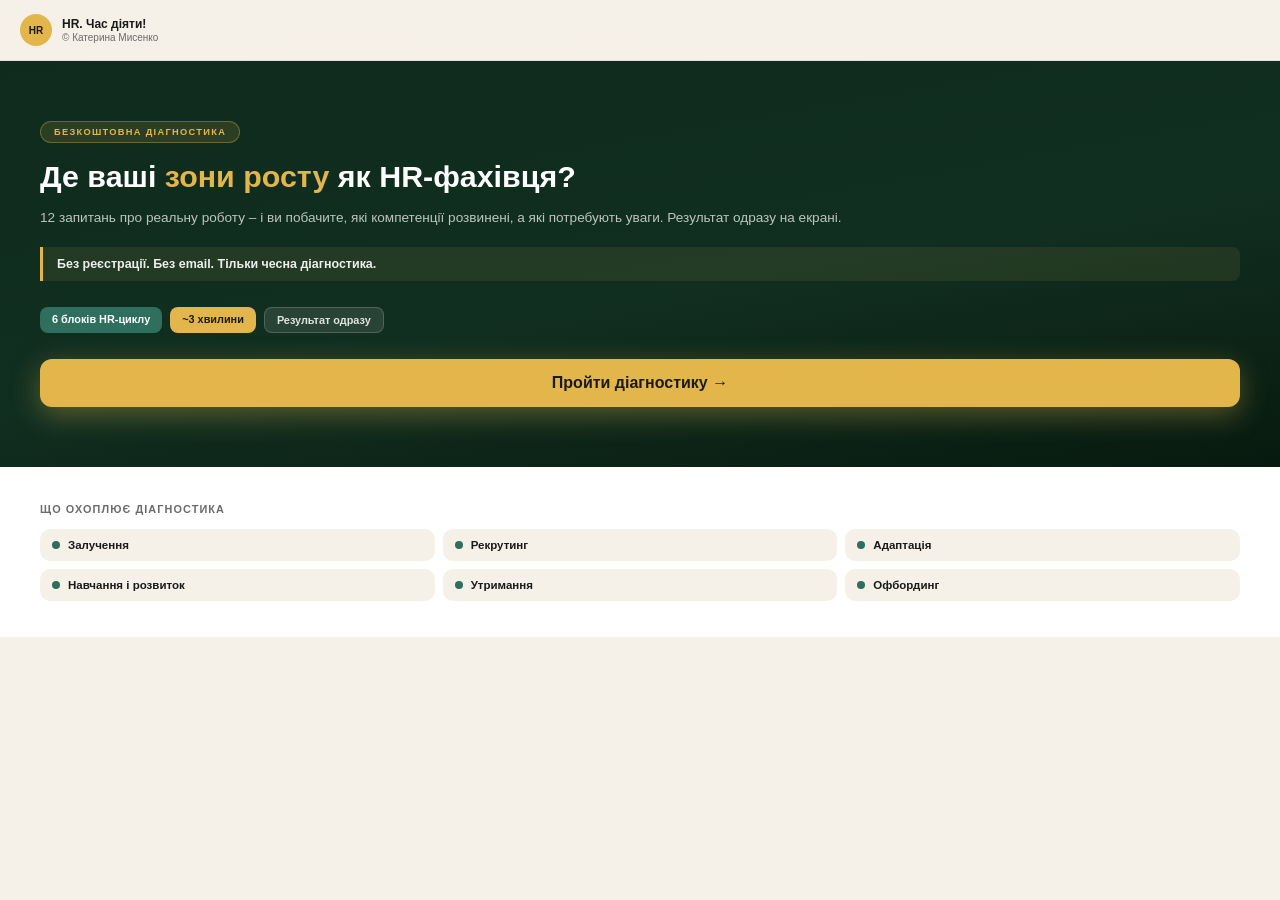
<file: hr-quiz.html>
<!DOCTYPE html>
<html lang="uk">
<head>
  <meta charset="UTF-8">
  <meta name="viewport" content="width=device-width, initial-scale=1.0">
  <title>Діагностика зон росту HR-фахівця</title>
  <meta name="description" content="Безкоштовний тест: визначте свій рівень і зони росту як HR-фахівець за 3 хвилини">
  <style>
    *, *::before, *::after {
      box-sizing: border-box; margin: 0; padding: 0;
      user-select: none;
      -webkit-user-select: none;
      -moz-user-select: none;
      -ms-user-select: none;
    }
    :root {
      --yellow: #e3b64b;
      --green: #2f6f5e;
      --coral: #e85d3a;
      --ink: #1a1a1a;
      --paper: #f5f1e8;
      --muted: #6b6b6b;
      --radius: 14px;
    }
    body { font-family: -apple-system, BlinkMacSystemFont, 'Segoe UI', sans-serif; background: var(--paper); color: var(--ink); min-height: 100vh; }

    /* HEADER */
    .header {
      background: var(--paper);
      border-bottom: 1px solid rgba(0,0,0,0.08);
      padding: 14px 20px;
      display: flex; align-items: center; gap: 10px;
      position: sticky; top: 0; z-index: 10;
    }
    .logo-circle {
      width: 32px; height: 32px; background: var(--yellow);
      border-radius: 50%; display: flex; align-items: center; justify-content: center;
      font-size: 10px; font-weight: 900; color: var(--ink); flex-shrink: 0;
    }
    .logo-text { font-size: 12px; font-weight: 700; line-height: 1.2; }
    .logo-sub { font-size: 10px; color: var(--muted); font-weight: 400; }

    /* INTRO */
    #screen-intro { display: flex; flex-direction: column; }
    .intro-hero {
      background: linear-gradient(170deg, #0e2b1d 0%, #112f21 55%, #081a0f 100%);
      color: #fff; padding: 40px 20px 48px;
    }
    .intro-tag {
      display: inline-block; font-size: 0.58rem; font-weight: 800;
      letter-spacing: 0.14em; text-transform: uppercase; color: var(--yellow);
      background: rgba(227,182,75,0.13); border: 1px solid rgba(227,182,75,0.35);
      border-radius: 20px; padding: 5px 13px; margin-bottom: 16px;
    }
    .intro-title { font-size: 1.9rem; font-weight: 900; line-height: 1.12; margin-bottom: 14px; }
    .intro-title span { color: var(--yellow); }
    .intro-desc { font-size: 0.85rem; color: rgba(255,255,255,0.72); line-height: 1.6; margin-bottom: 18px; }
    .intro-note {
      display: block; font-size: 0.78rem; font-weight: 700;
      padding: 10px 14px; border-left: 3px solid var(--yellow);
      background: rgba(227,182,75,0.09); border-radius: 0 8px 8px 0;
      color: rgba(255,255,255,0.92); margin-bottom: 26px;
    }
    .intro-stats { display: flex; flex-wrap: wrap; gap: 8px; margin-bottom: 26px; }
    .intro-stat { font-size: 0.68rem; font-weight: 700; padding: 6px 12px; border-radius: 8px; }
    .intro-stat.g { background: var(--green); color: #fff; }
    .intro-stat.y { background: var(--yellow); color: var(--ink); }
    .intro-stat.w { background: rgba(255,255,255,0.1); color: rgba(255,255,255,0.85); border: 1px solid rgba(255,255,255,0.18); }
    .btn-start {
      display: block; width: 100%; background: var(--yellow); color: var(--ink);
      font-size: 1rem; font-weight: 800; text-align: center;
      padding: 15px; border-radius: 12px; border: none; cursor: pointer;
      box-shadow: 0 8px 28px rgba(227,182,75,0.35);
      transition: opacity .15s, transform .15s;
    }
    .btn-start:hover { opacity: .9; transform: translateY(-1px); }

    .intro-blocks { padding: 28px 20px; background: #fff; }
    .intro-blocks-title { font-size: 0.68rem; font-weight: 700; text-transform: uppercase; letter-spacing: .1em; color: var(--muted); margin-bottom: 14px; }
    .block-list { display: grid; grid-template-columns: 1fr 1fr; gap: 8px; }
    .block-item { display: flex; align-items: center; gap: 8px; padding: 10px 12px; background: var(--paper); border-radius: 10px; font-size: 0.72rem; font-weight: 600; }
    .block-dot { width: 8px; height: 8px; border-radius: 50%; background: var(--green); flex-shrink: 0; }

    /* QUIZ */
    #screen-quiz { display: none; }
    .progress-wrap { background: rgba(0,0,0,0.06); position: sticky; top: 60px; z-index: 9; }
    .progress-bar { height: 4px; }
    .progress-fill { height: 100%; background: var(--green); border-radius: 2px; transition: width .4s ease; }
    .progress-meta { display: flex; justify-content: space-between; padding: 6px 20px 4px; font-size: 0.6rem; color: var(--muted); font-weight: 600; }

    .quiz-container { max-width: 540px; margin: 0 auto; padding: 28px 20px 60px; }
    .quiz-block-chip {
      display: inline-flex; align-items: center; gap: 6px;
      font-size: 0.62rem; font-weight: 700; color: var(--green);
      background: rgba(47,111,94,0.09); border-radius: 20px;
      padding: 4px 12px; margin-bottom: 14px;
    }
    .quiz-block-chip::before { content: ''; display: inline-block; width: 7px; height: 7px; border-radius: 50%; background: var(--green); }
    .quiz-question { font-size: 1.15rem; font-weight: 800; line-height: 1.35; margin-bottom: 22px; color: var(--ink); }
    .options { display: flex; flex-direction: column; gap: 10px; }

    .option {
      display: flex; align-items: flex-start; gap: 0;
      padding: 0; background: #fff;
      border: 2px solid transparent; border-radius: var(--radius);
      cursor: pointer; transition: border-color .15s, box-shadow .15s, background .15s;
      box-shadow: 0 2px 8px rgba(0,0,0,0.06); text-align: left; overflow: hidden;
    }
    .option:hover { border-color: rgba(47,111,94,0.3); box-shadow: 0 4px 16px rgba(47,111,94,0.12); }
    .option.selected { border-color: var(--green); background: #f0f8f5; box-shadow: 0 4px 16px rgba(47,111,94,0.18); }
    .option-marker {
      width: 4px; flex-shrink: 0; align-self: stretch;
      background: rgba(0,0,0,0.07); transition: background .15s;
    }
    .option.selected .option-marker { background: var(--green); }
    .option-body { padding: 14px 16px; }
    .option-text { font-size: 0.82rem; line-height: 1.55; color: var(--ink); display: block; }

    .quiz-nav { display: flex; justify-content: space-between; align-items: center; margin-top: 28px; gap: 12px; }
    .btn-back { font-size: 0.8rem; font-weight: 600; color: var(--muted); background: none; border: none; cursor: pointer; padding: 10px 0; }
    .btn-next {
      flex: 1; background: var(--green); color: #fff;
      font-size: 0.9rem; font-weight: 800; padding: 14px 24px;
      border-radius: 12px; border: none; cursor: pointer;
      opacity: .35; pointer-events: none; transition: opacity .2s;
    }
    .btn-next.active { opacity: 1; pointer-events: all; }

    /* RESULT */
    #screen-result { display: none; }
    .result-hero {
      background: linear-gradient(170deg, #0e2b1d 0%, #112f21 55%, #081a0f 100%);
      color: #fff; padding: 36px 20px 40px; text-align: center;
    }
    .result-badge {
      display: inline-block; font-size: 0.58rem; font-weight: 800;
      letter-spacing: .14em; text-transform: uppercase; color: var(--yellow);
      background: rgba(227,182,75,0.15); border: 1px solid rgba(227,182,75,0.4);
      border-radius: 20px; padding: 5px 14px; margin-bottom: 12px;
    }
    .result-level-name { font-size: 2.4rem; font-weight: 900; color: var(--yellow); line-height: 1.1; margin-bottom: 10px; }
    .result-level-desc { font-size: 0.82rem; color: rgba(255,255,255,0.72); line-height: 1.6; max-width: 340px; margin: 0 auto; }

    .result-body { padding: 24px 20px 48px; max-width: 540px; margin: 0 auto; }
    .section-title { font-size: 0.62rem; font-weight: 800; text-transform: uppercase; letter-spacing: .12em; color: var(--muted); margin-bottom: 14px; }

    .blocks-grid { display: flex; flex-direction: column; gap: 10px; margin-bottom: 28px; }
    .block-result {
      background: #fff; border-radius: var(--radius);
      padding: 14px 16px; box-shadow: 0 2px 8px rgba(0,0,0,0.05);
      border-left: 3px solid transparent;
    }
    .block-result.growth { border-left-color: var(--coral); }
    .block-result.strong { border-left-color: var(--green); }
    .block-result.na { border-left-color: #c8c4bc; opacity: .65; }

    /* Опція "не дотичний" */
    .option.not-applicable {
      border: 2px dashed rgba(0,0,0,0.15);
      background: transparent;
      box-shadow: none;
      margin-top: 4px;
    }
    .option.not-applicable:hover { border-color: rgba(0,0,0,0.28); background: rgba(0,0,0,0.02); box-shadow: none; }
    .option.not-applicable.selected { border-color: var(--muted); border-style: solid; background: rgba(0,0,0,0.04); }
    .option.not-applicable .option-marker { background: transparent; }
    .option.not-applicable.selected .option-marker { background: var(--muted); }
    .option.not-applicable .option-text { color: var(--muted); font-size: 0.78rem; font-style: italic; }
    .block-result-top { display: flex; align-items: center; justify-content: space-between; margin-bottom: 10px; }
    .block-result-name { font-size: 0.78rem; font-weight: 700; }
    .block-result-tag {
      font-size: 0.58rem; font-weight: 800; text-transform: uppercase;
      letter-spacing: .06em; padding: 3px 9px; border-radius: 6px; color: #fff;
    }
    .block-result-tag.growth { background: var(--coral); }
    .block-result-tag.strong { background: var(--green); }
    .block-result-tag.mid { background: #5a9688; }
    .block-bar-track { height: 6px; background: rgba(0,0,0,0.07); border-radius: 3px; overflow: hidden; }
    .block-bar-fill { height: 100%; border-radius: 3px; transition: width .9s ease; }
    .block-bar-fill.g { background: var(--green); }
    .block-bar-fill.c { background: var(--coral); }
    .block-bar-fill.m { background: #5a9688; }

    .insights { margin-bottom: 28px; display: flex; flex-direction: column; gap: 10px; }
    .insight {
      background: #fff; border-radius: var(--radius);
      padding: 14px 16px; font-size: 0.8rem; line-height: 1.55;
      display: flex; gap: 10px; align-items: flex-start;
      box-shadow: 0 2px 8px rgba(0,0,0,0.05);
    }
    .insight-icon { font-size: 1rem; flex-shrink: 0; }

    .cta-block {
      background: linear-gradient(135deg, #0e2b1d, #1a4030);
      border-radius: 18px; padding: 24px 20px; color: #fff; text-align: center;
    }
    .cta-label { font-size: 0.55rem; font-weight: 800; letter-spacing: .15em; text-transform: uppercase; color: var(--yellow); margin-bottom: 10px; }
    .cta-title { font-size: 1.2rem; font-weight: 900; line-height: 1.2; margin-bottom: 10px; }
    .cta-desc { font-size: 0.78rem; color: rgba(255,255,255,.7); line-height: 1.6; margin-bottom: 18px; }
    .cta-chips { display: flex; flex-wrap: wrap; gap: 6px; justify-content: center; margin-bottom: 20px; }
    .cta-chip { font-size: 0.65rem; font-weight: 700; padding: 5px 10px; border-radius: 7px; }
    .cta-chip.g { background: var(--green); color: #fff; }
    .cta-chip.y { background: var(--yellow); color: var(--ink); }
    .cta-chip.w { background: rgba(255,255,255,.1); color: rgba(255,255,255,.85); border: 1px solid rgba(255,255,255,.18); }
    .btn-cta {
      display: block; width: 100%; background: var(--yellow); color: var(--ink);
      font-size: 1rem; font-weight: 800; padding: 16px; border-radius: 12px;
      text-decoration: none; box-shadow: 0 8px 28px rgba(227,182,75,.35);
      transition: opacity .15s, transform .15s;
    }
    .btn-cta:hover { opacity: .9; transform: translateY(-1px); }
    .retake-btn {
      display: block; text-align: center; margin-top: 20px;
      font-size: 0.78rem; color: var(--muted); cursor: pointer;
      background: none; border: none; text-decoration: underline;
    }

    @media (min-width: 600px) {
      .intro-hero, .result-hero { padding: 60px 40px; }
      .quiz-container, .result-body { padding: 40px 40px 80px; }
      .intro-blocks { padding: 36px 40px; }
      .block-list { grid-template-columns: repeat(3, 1fr); }
    }
  </style>
</head>
<body>

<header class="header">
  <div class="logo-circle">HR</div>
  <div>
    <div class="logo-text">HR. Час діяти!</div>
    <div class="logo-sub">© Катерина Мисенко</div>
  </div>
</header>

<!-- INTRO -->
<div id="screen-intro">
  <div class="intro-hero">
    <span class="intro-tag">Безкоштовна діагностика</span>
    <h1 class="intro-title">Де ваші <span>зони росту</span> як HR-фахівця?</h1>
    <p class="intro-desc">12 запитань про реальну роботу – і ви побачите, які компетенції розвинені, а які потребують уваги. Результат одразу на екрані.</p>
    <span class="intro-note">Без реєстрації. Без email. Тільки чесна діагностика.</span>
    <div class="intro-stats">
      <span class="intro-stat g">6 блоків HR-циклу</span>
      <span class="intro-stat y">~3 хвилини</span>
      <span class="intro-stat w">Результат одразу</span>
    </div>
    <button class="btn-start" onclick="startQuiz()">Пройти діагностику →</button>
  </div>
  <div class="intro-blocks">
    <div class="intro-blocks-title">Що охоплює діагностика</div>
    <div class="block-list">
      <div class="block-item"><span class="block-dot"></span>Залучення</div>
      <div class="block-item"><span class="block-dot"></span>Рекрутинг</div>
      <div class="block-item"><span class="block-dot"></span>Адаптація</div>
      <div class="block-item"><span class="block-dot"></span>Навчання і розвиток</div>
      <div class="block-item"><span class="block-dot"></span>Утримання</div>
      <div class="block-item"><span class="block-dot"></span>Офбординг</div>
    </div>
  </div>
</div>

<!-- QUIZ -->
<div id="screen-quiz">
  <div class="progress-wrap">
    <div class="progress-bar">
      <div class="progress-fill" id="progress-fill" style="width:0%"></div>
    </div>
    <div class="progress-meta">
      <span id="progress-label">Питання 1 з 12</span>
      <span id="progress-block">Залучення</span>
    </div>
  </div>
  <div class="quiz-container">
    <div class="quiz-block-chip" id="quiz-block-chip">Залучення</div>
    <h2 class="quiz-question" id="quiz-question"></h2>
    <div class="options" id="options-container"></div>
    <div class="quiz-nav">
      <button class="btn-back" id="btn-back" onclick="prevQ()">← Назад</button>
      <button class="btn-next" id="btn-next" onclick="nextQ()">Далі →</button>
    </div>
  </div>
</div>

<!-- RESULT -->
<div id="screen-result">
  <div class="result-hero">
    <div class="result-badge">Ваш рівень</div>
    <div class="result-level-name" id="r-name"></div>
    <p class="result-level-desc" id="r-desc"></p>
  </div>
  <div class="result-body">
    <div class="section-title">Результати по блоках</div>
    <div class="blocks-grid" id="blocks-grid"></div>
    <div class="section-title">Головні висновки</div>
    <div class="insights" id="insights"></div>
    <div class="cta-block">
      <div class="cta-label">Наступний крок</div>
      <div class="cta-title">Матриця компетенцій HR-фахівця</div>
      <p class="cta-desc">28 компетенцій з поведінковими проявами для кожного рівня – від Junior до Lead. Готовий інструмент для цілеспрямованого розвитку.</p>
      <div class="cta-chips">
        <span class="cta-chip g">28 компетенцій</span>
        <span class="cta-chip y">4 рівні зрілості</span>
        <span class="cta-chip w">Miro + Notion</span>
      </div>
      <a class="btn-cta" href="https://mysenko-kateryna.github.io/matrix/" target="_blank">Отримати матрицю →</a>
    </div>
    <button class="retake-btn" onclick="retake()">Пройти ще раз</button>
  </div>
</div>

<script>
// Питання: score 1=junior, 2=middle, 3=senior, 4=lead (НЕ відображається)
const questions = [
  // ЗАЛУЧЕННЯ
  { block: "Залучення", q: "Що найкраще описує вашу роботу зі стратегією залучення кандидатів?", opts: [
    { s:1, t:"Працюю за заданими каналами та інструментами, фіксую результати і дотримуюсь встановлених підходів." },
    { s:3, t:"Сегментую аудиторії, визначаю пріоритетні групи та канали взаємодії з урахуванням ринку праці." },
    { s:2, t:"Обираю канали для залучення під різні ролі, тестую підходи і аналізую їх ефективність." },
    { s:4, t:"Визначаю стратегію залучення на рівні компанії, розподіляю ресурси та узгоджую з бізнес-цілями." }
  ]},
  { block: "Залучення", q: "Як ви розвиваєте бренд роботодавця та EVP?", opts: [
    { s:3, t:"Формулюю EVP, визначаю позиціонування компанії на ринку праці, координую зовнішні комунікації." },
    { s:1, t:"Підтримую активності з EVP за вказівкою, публікую матеріали у зовнішніх каналах." },
    { s:4, t:"Визначаю стратегію бренду роботодавця на рівні бізнесу, інтегрую в корпоративну стратегію." },
    { s:2, t:"Веду комунікацію з кандидатами, формую матеріали про компанію як роботодавця для різних каналів." }
  ]},
  // РЕКРУТИНГ
  { block: "Рекрутинг", q: "Як ви ведете процес підбору персоналу?", opts: [
    { s:2, t:"Самостійно веду повний цикл підбору, обираю методи оцінки і комунікую з hiring manager." },
    { s:4, t:"Визначаю рекрутинг-стратегію компанії, відповідаю за стандарти підбору та employer brand." },
    { s:1, t:"Проводжу первинний скринінг за шаблоном, координую логістику процесу під наглядом." },
    { s:3, t:"Будую систему підбору, впроваджую аналітику, навчаю команду і покращую candidate experience." }
  ]},
  { block: "Рекрутинг", q: "Як ви підходите до інтерв'ю та оцінки кандидатів?", opts: [
    { s:4, t:"Визначаю стандарти оцінки в компанії, навчаю команду проводити інтерв'ю, забезпечую об'єктивність." },
    { s:1, t:"Проводжу скринінгові дзвінки за готовими питаннями, заповнюю стандартні форми оцінки." },
    { s:3, t:"Розробляю методологію оцінки, адаптую інструменти під різні ролі, аналізую якість найму." },
    { s:2, t:"Проводжу структуровані інтерв'ю, обираю методи оцінки залежно від ролі та рівня кандидата." }
  ]},
  // АДАПТАЦІЯ
  { block: "Адаптація", q: "Як ви організовуєте адаптацію нових співробітників?", opts: [
    { s:1, t:"Виконую базові процедури онбордингу за готовим сценарієм і чеклістом." },
    { s:4, t:"Проектую адаптаційні програми під різні ролі та рівні, інтегрую онбординг з корпоративною культурою." },
    { s:3, t:"Розробляю або вдосконалюю систему адаптації, аналізую її ефективність і впроваджую покращення." },
    { s:2, t:"Координую процес адаптації, взаємодію з різними сторонами і відстежую прогрес нового співробітника." }
  ]},
  { block: "Адаптація", q: "Як ви підтримуєте комунікацію під час адаптаційного періоду?", opts: [
    { s:2, t:"Регулярно комунікую з новим співробітником і менеджером, оперативно вирішую питання." },
    { s:4, t:"Проектую досвід адаптації як частину employee experience, синхронізую зі стратегією компанії." },
    { s:1, t:"Надсилаю вітальні листи, ознайомлюю з базовими документами і регламентами." },
    { s:3, t:"Будую систему комунікації між новим співробітником, командою і менеджером, відстежую результати." }
  ]},
  // НАВЧАННЯ І РОЗВИТОК
  { block: "Навчання і розвиток", q: "Як ви підходите до організації навчання співробітників?", opts: [
    { s:3, t:"Будую L&D-систему, впроваджую кар'єрні треки, аналізую результати і ROI навчання." },
    { s:1, t:"Організовую навчальні заходи за запитом, координую логістику, веду облік участі." },
    { s:4, t:"Формую стратегію розвитку персоналу як частину бізнес-стратегії, відповідаю за управління талантами." },
    { s:2, t:"Планую навчання з урахуванням потреб, відстежую прогрес і підтримую performance-процеси." }
  ]},
  { block: "Навчання і розвиток", q: "Як ви управляєте оцінкою ефективності (performance management)?", opts: [
    { s:1, t:"Координую процес оцінки: збираю форми, нагадую про дедлайни і зводжу результати." },
    { s:4, t:"Визначаю підхід до performance management на рівні компанії, узгоджую з бізнес-цілями та культурою." },
    { s:2, t:"Супроводжую performance-розмови, допомагаю ставити цілі і давати конструктивний зворотний зв'язок." },
    { s:3, t:"Розробляю або вдосконалюю систему оцінки, аналізую результати і формую рекомендації для менеджерів." }
  ]},
  // УТРИМАННЯ
  { block: "Утримання", q: "Як ви працюєте із залученістю та wellbeing команди?", opts: [
    { s:4, t:"Визначаю культурний фундамент і систему мотивації стратегічно, відповідаю за employee experience." },
    { s:2, t:"Впроваджую wellbeing-ініціативи, слідкую за eNPS, підтримую корпоративну культуру." },
    { s:1, t:"Збираю зворотний зв'язок, допомагаю організовувати командні заходи і активності." },
    { s:3, t:"Аналізую організаційне здоров'я, системно працюю з ризиками утримання, управляю метриками." }
  ]},
  { block: "Утримання", q: "Як ви підходите до системи мотивації та внутрішніх комунікацій?", opts: [
    { s:3, t:"Будую або вдосконалюю систему мотивації, розробляю внутрішні комунікаційні канали та формати." },
    { s:1, t:"Підтримую поточні ініціативи, готую комунікаційні матеріали за запитом керівника." },
    { s:2, t:"Реалізую внутрішні комунікаційні проекти, підтримую і розвиваю програми мотивації." },
    { s:4, t:"Визначаю стратегію мотивації і внутрішніх комунікацій на рівні компанії, узгоджую з топменеджментом." }
  ]},
  // ОФБОРДИНГ
  { block: "Офбординг", q: "Як ви організовуєте процес звільнення співробітників?", opts: [
    { s:2, t:"Координую процес звільнення, слідкую за дотриманням процедур, забезпечую коректний вихід." },
    { s:1, t:"Виконую базові процедури: оформлюю документи, координую передачу справ за чеклістом." },
    { s:4, t:"Використовую офбординг як стратегічний інструмент управління репутацією і якістю HR-процесів." },
    { s:3, t:"Аналізую тенденції звільнень, системно покращую процес і будую зв'язок з практиками утримання." }
  ]},
  { block: "Офбординг", q: "Як ви проводите exit-інтерв'ю та аналізуєте звільнення?", opts: [
    { s:4, t:"Систематизую дані exit-інтерв'ю і використовую їх для стратегічних рішень щодо культури та утримання." },
    { s:3, t:"Аналізую патерни звільнень, виявляю системні проблеми і формую рекомендації для менеджерів." },
    { s:1, t:"Надсилаю стандартну анкету або фіксую базову причину звільнення у встановленій формі." },
    { s:2, t:"Проводжу exit-інтерв'ю за структурованим форматом, збираю і фіксую детальну інформацію." }
  ]}
];

const blocks = ["Залучення","Рекрутинг","Адаптація","Навчання і розвиток","Утримання","Офбординг"];

const levelMeta = {
  1: { name:"Junior", desc:"Ви на старті: опрацьовуєте базові процеси, навчаєтесь і формуєте фундамент. Ключове завдання – заглибитись у процеси і напрацювати впевненість у кожному блоці HR-циклу." },
  2: { name:"Middle", desc:"Ви самостійний фахівець: ведете процеси, приймаєте рішення в межах своєї зони відповідальності. Наступний крок – системне мислення і вдосконалення процесів, а не лише їх виконання." },
  3: { name:"Senior", desc:"Ви будуєте системи, а не просто ведете процеси. Маєте стратегічне мислення і вплив на результати команди. Розвиток – у стратегічному впливі на бізнес і розвитку людей навколо вас." },
  4: { name:"Lead / Head", desc:"Ви на стратегічному рівні: визначаєте напрям, формуєте культуру і відповідаєте за HR як за бізнес-функцію. Ваш вплив виходить далеко за межі HR-відділу." }
};

let cur = 0;
let answers = new Array(questions.length).fill(null); // stores score value 1-4
let shuffles = []; // pre-shuffled indices per question

function shuffle(arr) {
  const a = [...arr];
  for (let i = a.length - 1; i > 0; i--) {
    const j = Math.floor(Math.random() * (i + 1));
    [a[i], a[j]] = [a[j], a[i]];
  }
  return a;
}

let questionOrder = [];

function startQuiz() {
  // Перемішуємо порядок питань
  questionOrder = shuffle(questions.map((_, i) => i));
  // Pre-shuffle варіанти відповідей для кожного питання
  shuffles = questions.map(() => shuffle([0,1,2,3]));
  document.getElementById('screen-intro').style.display = 'none';
  document.getElementById('screen-quiz').style.display = 'block';
  renderQ();
}

const NA = 0; // спеціальне значення "не дотичний"

function renderQ() {
  const qi = questionOrder[cur]; // реальний індекс питання
  const q = questions[qi];
  const total = questions.length;
  const pct = (cur / total) * 100;

  document.getElementById('progress-fill').style.width = pct + '%';
  document.getElementById('progress-label').textContent = `Питання ${cur+1} з ${total}`;
  document.getElementById('progress-block').textContent = q.block;
  document.getElementById('quiz-block-chip').textContent = q.block;
  document.getElementById('quiz-question').textContent = q.q;

  const container = document.getElementById('options-container');
  container.innerHTML = '';
  const order = shuffles[qi];

  // Звичайні варіанти (перемішані)
  order.forEach(i => {
    const opt = q.opts[i];
    const btn = document.createElement('button');
    btn.className = 'option' + (answers[cur] === opt.s ? ' selected' : '');
    btn.innerHTML = `<div class="option-marker"></div><div class="option-body"><span class="option-text">${opt.t}</span></div>`;
    btn.onclick = () => selectOpt(opt.s);
    container.appendChild(btn);
  });


  // Опція "не дотичний"
  const naBtn = document.createElement('button');
  naBtn.className = 'option not-applicable' + (answers[cur] === NA ? ' selected' : '');
  naBtn.innerHTML = `<div class="option-marker"></div><div class="option-body"><span class="option-text">Цей процес не входить до моєї зони відповідальності</span></div>`;
  naBtn.onclick = () => selectOpt(NA);
  container.appendChild(naBtn);

  const nextBtn = document.getElementById('btn-next');
  nextBtn.textContent = cur === total - 1 ? 'Показати результат →' : 'Далі →';
  nextBtn.classList.toggle('active', answers[cur] !== null);
  document.getElementById('btn-back').style.visibility = cur === 0 ? 'hidden' : 'visible';
}

function selectOpt(score) {
  answers[cur] = score;
  const allOpts = document.querySelectorAll('.option');
  allOpts.forEach(el => el.classList.remove('selected'));

  if (score === NA) {
    allOpts[allOpts.length - 1].classList.add('selected');
  } else {
    const qi = questionOrder[cur];
    const order = shuffles[qi];
    const q = questions[qi];
    allOpts.forEach((el, idx) => {
      if (idx < order.length && q.opts[order[idx]].s === score) el.classList.add('selected');
    });
  }
  document.getElementById('btn-next').classList.add('active');
}

function nextQ() {
  if (answers[cur] === null) return;
  if (cur < questions.length - 1) { cur++; renderQ(); window.scrollTo({top:60,behavior:'smooth'}); }
  else showResult();
}

function prevQ() {
  if (cur > 0) { cur--; renderQ(); window.scrollTo({top:60,behavior:'smooth'}); }
}

function showResult() {
  document.getElementById('screen-quiz').style.display = 'none';
  document.getElementById('screen-result').style.display = 'block';
  window.scrollTo({top:0,behavior:'smooth'});

  // Score per block: NA(0) = не дотичний, null = не відповів
  const blockScores = blocks.map(b => {
    const qs = answers.filter((_, i) => questions[questionOrder[i]].block === b);
    const valid = qs.filter(s => s !== NA && s !== null);
    if (valid.length === 0) return null;
    return valid.reduce((a,c) => a+c, 0) / valid.length;
  });

  const validScores = blockScores.filter(s => s !== null);
  const overall = validScores.length > 0
    ? Math.round(validScores.reduce((a,c) => a+c, 0) / validScores.length)
    : 2;
  const meta = levelMeta[Math.max(1, Math.min(4, overall))];

  document.getElementById('r-name').textContent = meta.name;
  document.getElementById('r-desc').textContent = meta.desc;

  // Blocks
  const grid = document.getElementById('blocks-grid');
  grid.innerHTML = '';
  const growthBlocks = [], strongBlocks = [];

  blocks.forEach((b, i) => {
    const avg = blockScores[i];

    if (avg === null) {
      const el = document.createElement('div');
      el.className = 'block-result na';
      el.innerHTML = `
        <div class="block-result-top">
          <span class="block-result-name">${b}</span>
          <span class="block-result-tag" style="background:#a0a09a">Не дотичний</span>
        </div>
        <div class="block-bar-track"><div class="block-bar-fill" style="width:4%;background:#ccc"></div></div>`;
      grid.appendChild(el);
      return;
    }

    const isGrowth = avg < 2.5;
    const isStrong = avg >= 3;
    if (isGrowth) growthBlocks.push(b);
    if (isStrong) strongBlocks.push(b);

    const pct = ((avg - 1) / 3) * 100;
    let tagClass = 'mid', tagText = 'Розвивається', barClass = 'm';
    if (isGrowth) { tagClass = 'growth'; tagText = 'Зона росту'; barClass = 'c'; }
    else if (isStrong) { tagClass = 'strong'; tagText = 'Сильна зона'; barClass = 'g'; }

    const el = document.createElement('div');
    el.className = `block-result ${isGrowth ? 'growth' : isStrong ? 'strong' : ''}`;
    el.innerHTML = `
      <div class="block-result-top">
        <span class="block-result-name">${b}</span>
        <span class="block-result-tag ${tagClass}">${tagText}</span>
      </div>
      <div class="block-bar-track">
        <div class="block-bar-fill ${barClass}" style="width:${Math.max(pct,8)}%"></div>
      </div>`;
    grid.appendChild(el);
  });

  // Insights
  const ins = document.getElementById('insights');
  ins.innerHTML = '';
  const items = [];

  if (strongBlocks.length > 0)
    items.push({icon:'💪', html:`Ваші сильні сторони: <strong>${strongBlocks.join(', ')}</strong>. Тут ви мислите системно і маєте реальний вплив.`});
  if (growthBlocks.length > 0)
    items.push({icon:'🎯', html:`Зони росту: <strong>${growthBlocks.join(', ')}</strong>. Саме ці блоки потребують розвитку для виходу на наступний рівень.`});
  items.push({icon:'📋', html:`Матриця компетенцій описує поведінкові прояви для кожного рівня в усіх 28 компетенціях – так ви побачите конкретно, що розвивати.`});

  items.forEach(item => {
    const el = document.createElement('div');
    el.className = 'insight';
    el.innerHTML = `<span class="insight-icon">${item.icon}</span><span>${item.html}</span>`;
    ins.appendChild(el);
  });
}

function retake() {
  cur = 0;
  answers = new Array(questions.length).fill(null);
  document.getElementById('screen-result').style.display = 'none';
  document.getElementById('screen-intro').style.display = 'flex';
  window.scrollTo({top:0,behavior:'smooth'});
}
</script>
</body>
</html>
</file>
<file: landing-assets/hr-competency-matrix.css>
:root {
  --ink: #202124;
  --muted: #5f6368;
  --paper: #fbfbf9;
  --line: #dedbd2;
  --green: #2f6f5e;
  --green-soft: #dcebe5;
  --coral: #c84f3d;
  --cyan: #3c7f99;
  --yellow: #e3b64b;
  --mist: #eef5f2;
  --white: #ffffff;
  --shadow: 0 18px 60px rgba(32, 33, 36, 0.16);
}

* {
  box-sizing: border-box;
}

html {
  scroll-behavior: smooth;
}

body {
  margin: 0;
  color: var(--ink);
  background: var(--paper);
  font-family: Inter, ui-sans-serif, system-ui, -apple-system, BlinkMacSystemFont, "Segoe UI", sans-serif;
  font-size: 16px;
  line-height: 1.55;
  letter-spacing: 0;
}

.scroll-progress {
  position: fixed;
  top: 0;
  left: 0;
  z-index: 80;
  width: 100%;
  height: 4px;
  background: var(--yellow);
  transform: scaleX(0);
  transform-origin: left center;
  transition: transform 80ms linear;
}

img {
  display: block;
  max-width: 100%;
}

a {
  color: inherit;
  text-decoration: none;
}

.site-header {
  position: absolute;
  top: 0;
  left: clamp(16px, 4vw, 42px);
  right: clamp(16px, 4vw, 42px);
  z-index: 20;
  display: flex;
  align-items: center;
  justify-content: space-between;
  gap: 20px;
  margin-top: 18px;
  padding: 12px 14px;
  color: var(--ink);
  background: rgba(255, 255, 255, 0.86);
  border: 1px solid rgba(222, 219, 210, 0.72);
  border-radius: 8px;
  backdrop-filter: blur(14px);
  box-shadow: 0 12px 34px rgba(32, 33, 36, 0.1);
}

.brand,
.nav-links {
  display: flex;
  align-items: center;
}

.nav-links {
  gap: 10px;
}

.brand {
  font-weight: 750;
}

.brand-stack {
  display: flex;
  flex-direction: column;
  gap: 4px;
}

.nav-logo {
  color: var(--ink);
  font-size: 13px;
  font-weight: 900;
  letter-spacing: 0.08em;
  text-transform: uppercase;
}

.brand-author {
  color: var(--muted);
  font-size: 11px;
  font-weight: 800;
  letter-spacing: 0.08em;
  text-transform: uppercase;
}

.nav-tag {
  color: var(--muted);
  font-size: 12px;
  font-weight: 700;
  letter-spacing: 0.06em;
  text-transform: uppercase;
}

.mobile-cta {
  display: none;
}

.nav-links a {
  display: inline-flex;
  min-height: 38px;
  align-items: center;
  justify-content: center;
  padding: 9px 14px;
  border: 1px solid rgba(47, 111, 94, 0.18);
  border-radius: 8px;
  color: var(--ink);
  background: rgba(255, 255, 255, 0.72);
  font-size: 14px;
  font-weight: 800;
  transition: background-color 160ms ease, border-color 160ms ease, color 160ms ease, transform 160ms ease;
}

.nav-links a:hover {
  color: var(--ink);
  border-color: rgba(47, 111, 94, 0.36);
  background: var(--green-soft);
  transform: translateY(-1px);
}

.nav-links a.nav-cta {
  color: var(--ink);
  border-color: var(--yellow);
  background: var(--yellow);
  box-shadow: 0 0 0 0 rgba(227, 182, 75, 0.7);
  animation: ctaPulse 1.25s ease-in-out infinite;
}

.nav-links a.nav-cta:hover {
  border-color: var(--yellow);
  background: var(--yellow);
  box-shadow: 0 10px 28px rgba(227, 182, 75, 0.34);
}

@keyframes ctaPulse {
  0% {
    box-shadow: 0 0 0 0 rgba(227, 182, 75, 0.72);
    transform: scale(1);
  }

  45% {
    transform: scale(1.04);
  }

  70% {
    box-shadow: 0 0 0 13px rgba(227, 182, 75, 0);
  }

  100% {
    box-shadow: 0 0 0 0 rgba(227, 182, 75, 0);
    transform: scale(1);
  }
}

.hero {
  position: relative;
  min-height: 92vh;
  display: flex;
  align-items: center;
  overflow: hidden;
  color: var(--white);
}

.hero-image {
  position: absolute;
  inset: 0;
  width: 100%;
  height: 100%;
  object-fit: contain;
  object-position: right center;
  filter: saturate(0.82) contrast(1.02);
  background: #f7f8f3;
  animation: heroFloat 14s ease-in-out infinite alternate;
}

.hero-overlay {
  position: absolute;
  inset: 0;
  background:
    linear-gradient(90deg, #0f1111 0%, rgba(15, 17, 17, 0.98) 14%, rgba(15, 17, 17, 0.86) 30%, rgba(20, 24, 24, 0.58) 48%, rgba(20, 24, 24, 0.26) 100%),
    linear-gradient(180deg, rgba(20, 24, 24, 0.3) 0%, rgba(20, 24, 24, 0.78) 100%);
}

.hero-overlay::before {
  content: "";
  position: absolute;
  top: -6%;
  bottom: -6%;
  left: -4%;
  width: min(32vw, 420px);
  background: radial-gradient(circle at left center, rgba(15, 17, 17, 0.96) 0%, rgba(15, 17, 17, 0.88) 38%, rgba(15, 17, 17, 0.54) 68%, rgba(15, 17, 17, 0) 100%);
  filter: blur(30px);
  pointer-events: none;
}

.hero-content {
  position: relative;
  z-index: 3;
  width: min(760px, calc(100% - 48px));
  margin-left: clamp(24px, 8vw, 120px);
  padding-top: 130px;
}

.eyebrow {
  margin: 0 0 12px;
  color: var(--coral);
  font-size: 14px;
  font-weight: 800;
  text-transform: uppercase;
}

.hero .eyebrow {
  color: var(--yellow);
  font-size: 20px;
  line-height: 1.15;
}

h1,
h2,
h3,
p {
  overflow-wrap: anywhere;
}

h1 {
  max-width: 840px;
  margin: 0;
  font-size: 60px;
  line-height: 1.02;
  letter-spacing: 0;
  text-shadow: 0 16px 38px rgba(0, 0, 0, 0.42);
}

h2 {
  max-width: 880px;
  margin: 0;
  font-size: 38px;
  line-height: 1.14;
  letter-spacing: 0;
}

h3 {
  margin: 0;
  font-size: 22px;
  line-height: 1.22;
  letter-spacing: 0;
}

.hero-copy {
  max-width: 650px;
  margin: 24px 0 0;
  color: rgba(255, 255, 255, 0.88);
  font-size: 18px;
  line-height: 1.5;
}

.hero-note {
  display: inline-flex;
  margin: 14px 0 0;
  padding: 8px 12px;
  border-left: 6px solid var(--yellow);
  border-radius: 8px;
  color: var(--white);
  background: rgba(255, 255, 255, 0.12);
  font-size: 17px;
  font-weight: 900;
  line-height: 1.4;
}

.hero-actions,
.section-heading,
.split,
.feature-grid,
.preview-layout,
.steps,
.audience-grid,
.delivery-grid {
  position: relative;
}

.hero-actions {
  display: flex;
  flex-wrap: wrap;
  gap: 12px;
  margin-top: 34px;
}

.button {
  display: inline-flex;
  min-height: 48px;
  align-items: center;
  justify-content: center;
  padding: 13px 20px;
  border: 1px solid transparent;
  border-radius: 8px;
  font-weight: 800;
  transition: transform 160ms ease, background-color 160ms ease, border-color 160ms ease;
}

.button:hover {
  transform: translateY(-1px);
}

.button.primary {
  color: var(--ink);
  background: var(--yellow);
  box-shadow: 0 12px 34px rgba(227, 182, 75, 0.22);
}

.button.primary:hover {
  box-shadow: 0 16px 44px rgba(227, 182, 75, 0.34);
}

.button.secondary {
  color: var(--white);
  border-color: rgba(255, 255, 255, 0.54);
  background: rgba(255, 255, 255, 0.1);
}

.hero-points {
  display: flex;
  flex-wrap: wrap;
  gap: 10px;
  margin-top: 28px;
}

.hero-points span {
  display: inline-flex;
  padding: 8px 12px;
  border: 1px solid rgba(255, 255, 255, 0.4);
  border-radius: 8px;
  color: var(--white);
  background: var(--green);
  box-shadow: 0 14px 34px rgba(47, 111, 94, 0.32);
  font-weight: 900;
  opacity: 0;
  transform: translateY(10px);
  animation: badgeRise 640ms ease forwards;
}

.hero-points span:nth-child(1) {
  background: var(--green);
}

.hero-points span:nth-child(2) {
  color: var(--white);
  background: var(--cyan);
  box-shadow: 0 14px 34px rgba(60, 127, 153, 0.32);
  animation-delay: 160ms;
}

.hero-points span:nth-child(3) {
  color: var(--ink);
  background: var(--green-soft);
  box-shadow: 0 14px 34px rgba(220, 235, 229, 0.28);
  animation-delay: 320ms;
}

.button.wide {
  width: 100%;
}

@keyframes heroFloat {
  from {
    transform: scale(1) translateX(0);
  }

  to {
    transform: scale(1.035) translateX(18px);
  }
}

@keyframes badgeRise {
  to {
    opacity: 1;
    transform: translateY(0);
  }
}

.section {
  padding: 86px clamp(24px, 6vw, 88px);
}

.ticker {
  overflow: hidden;
  padding: 14px 0;
  color: var(--ink);
  background: var(--yellow);
}

.ticker-track {
  display: inline-flex;
  gap: 0;
  white-space: nowrap;
  animation: tickerMove 30s linear infinite;
}

.ticker-track span {
  display: inline-flex;
  align-items: center;
  justify-content: center;
  position: relative;
  min-width: 190px;
  padding: 0 28px;
  font-size: 14px;
  font-weight: 900;
  letter-spacing: 0.02em;
  text-transform: uppercase;
}

.ticker-track span::after {
  content: "";
  position: absolute;
  top: 50%;
  right: -3px;
  width: 7px;
  height: 7px;
  border-radius: 50%;
  background: var(--ink);
  transform: translateY(-50%);
}

@keyframes tickerMove {
  from {
    transform: translateX(0);
  }

  to {
    transform: translateX(-50%);
  }
}

.intro {
  padding-top: 70px;
}

.section-heading {
  max-width: 980px;
  margin-bottom: 34px;
}

.section-heading h2 + p,
.format-panel p,
.feature-card p,
.delivery-card p,
.product-shot figcaption {
  color: var(--muted);
}

.split,
.delivery-grid {
  display: grid;
  grid-template-columns: repeat(2, minmax(0, 1fr));
  gap: 18px;
}

.format-panel,
.feature-card,
.delivery-card,
.use-grid article,
.use-list article,
.definition-grid article,
.faq-list details {
  border: 1px solid var(--line);
  border-radius: 8px;
  background: var(--white);
}

.format-panel {
  min-height: 260px;
  padding: 30px;
}

.miro-panel {
  border-top: 8px solid var(--cyan);
}

.notion-panel {
  border-top: 8px solid var(--green);
}

.format-label {
  display: inline-flex;
  margin: 0 0 44px;
  padding: 6px 10px;
  border-radius: 8px;
  color: var(--ink);
  background: var(--green-soft);
  font-weight: 850;
}

.format-panel h3 {
  margin-bottom: 12px;
}

.format-showcase {
  display: grid;
  gap: 18px;
}

.format-row {
  display: grid;
  grid-template-columns: minmax(280px, 0.42fr) minmax(0, 0.58fr);
  gap: 24px;
  align-items: center;
  padding: 24px;
  border: 1px solid var(--line);
  border-radius: 8px;
  background: var(--white);
}

.format-copy h3 {
  margin-bottom: 12px;
}

.format-copy p {
  color: var(--muted);
}

.format-copy ul {
  display: grid;
  gap: 8px;
  padding: 0;
  margin: 22px 0 0;
  list-style: none;
}

.format-copy li {
  padding: 10px 12px;
  border-left: 6px solid var(--green);
  border-radius: 8px;
  background: #f2f6f3;
  font-weight: 800;
}

.format-shot {
  margin: 0;
}

.format-shot img {
  width: 100%;
  aspect-ratio: 16 / 9;
  object-fit: cover;
  object-position: center;
  border: 1px solid var(--line);
  border-radius: 8px;
  box-shadow: var(--shadow);
  transition: transform 420ms ease, filter 420ms ease, box-shadow 420ms ease;
}

.format-shot:hover img {
  transform: scale(1.025);
  filter: saturate(1.04) contrast(1.03);
  box-shadow: 0 24px 72px rgba(32, 33, 36, 0.2);
}

.format-shot figcaption {
  margin-top: 10px;
  color: var(--muted);
  font-size: 14px;
  font-weight: 800;
}

.cta-band {
  display: grid;
  grid-template-columns: minmax(0, 1fr) auto;
  gap: 24px;
  align-items: center;
  padding: 42px clamp(24px, 6vw, 88px);
  color: var(--white);
  background: #28312d;
}

.cta-band .eyebrow {
  color: var(--yellow);
}

.cta-band h2 {
  color: var(--white);
  font-size: 32px;
}

.definition-grid {
  display: grid;
  grid-template-columns: repeat(4, minmax(0, 1fr));
  gap: 16px;
}

.definition-grid article {
  min-height: 390px;
  padding: 24px;
}

.definition-card {
  position: relative;
  overflow: hidden;
}

.definition-card h3 {
  margin: 0 0 12px;
  font-size: 21px;
}

.pin {
  display: inline-flex;
  margin-bottom: 18px;
  color: var(--coral);
  font-weight: 900;
}

.definition-grid p {
  margin: 0;
  color: var(--muted);
  font-size: 16px;
  font-weight: 600;
  line-height: 1.54;
}

.card-visual {
  position: relative;
  height: 132px;
  margin-bottom: 24px;
  border-radius: 8px;
  background: #f2f6f3;
  overflow: hidden;
}

.model-visual {
  display: grid;
  grid-template-columns: repeat(2, 1fr);
  gap: 10px;
  padding: 18px;
}

.model-visual span {
  border: 2px solid rgba(47, 111, 94, 0.28);
  border-radius: 8px;
  background: var(--white);
}

.model-visual span:first-child {
  background: var(--yellow);
  border-color: var(--yellow);
}

.ladder-visual {
  display: grid;
  grid-template-columns: repeat(4, 1fr);
  align-items: end;
  gap: 8px;
  padding: 18px;
}

.ladder-visual span {
  display: flex;
  align-items: flex-end;
  justify-content: center;
  padding: 8px 4px;
  border-radius: 8px;
  color: var(--white);
  background: var(--green);
  font-size: 11px;
  font-weight: 850;
}

.ladder-visual span:nth-child(1) {
  height: 42px;
}

.ladder-visual span:nth-child(2) {
  height: 62px;
  background: var(--cyan);
}

.ladder-visual span:nth-child(3) {
  height: 82px;
  background: var(--coral);
}

.ladder-visual span:nth-child(4) {
  height: 102px;
  color: var(--ink);
  background: var(--yellow);
}

.framework-visual {
  display: flex;
  align-items: center;
  justify-content: center;
  gap: 14px;
  padding: 18px;
}

.framework-visual span {
  display: grid;
  width: 78px;
  height: 78px;
  place-items: center;
  border-radius: 50%;
  color: var(--white);
  background: var(--green);
  font-size: 13px;
  font-weight: 900;
}

.framework-visual span:last-child {
  color: var(--ink);
  background: var(--yellow);
}

.framework-visual strong {
  display: block;
  width: 42px;
  height: 3px;
  border-radius: 8px;
  background: var(--coral);
}

.lifecycle-visual {
  display: flex;
  flex-wrap: wrap;
  align-content: center;
  gap: 8px;
  padding: 16px;
}

.lifecycle-visual span {
  display: inline-flex;
  align-items: center;
  min-height: 30px;
  padding: 6px 10px;
  border: 1px solid rgba(47, 111, 94, 0.22);
  border-left: 6px solid var(--green);
  border-radius: 8px;
  color: var(--ink);
  background: var(--white);
  font-size: 11px;
  font-weight: 900;
}

.lifecycle-visual span:nth-child(1) {
  border-left-color: var(--green);
}

.lifecycle-visual span:nth-child(2) {
  border-left-color: var(--green);
}

.lifecycle-visual span:nth-child(3) {
  border-left-color: var(--green);
}

.lifecycle-visual span:nth-child(4) {
  border-left-color: var(--green);
}

.feature-grid {
  display: grid;
  grid-template-columns: repeat(4, minmax(0, 1fr));
  gap: 16px;
}

.feature-card {
  min-height: 250px;
  padding: 24px;
}

.feature-number {
  display: inline-flex;
  margin-bottom: 50px;
  color: var(--coral);
  font-weight: 900;
}

.feature-card h3 {
  margin-bottom: 12px;
}

.package {
  background: var(--white);
}

.package-grid {
  display: grid;
  grid-template-columns: repeat(4, minmax(0, 1fr));
  gap: 16px;
}

.package-grid article {
  min-height: 280px;
  padding: 24px;
  border: 1px solid var(--line);
  border-radius: 8px;
  background: #f8faf7;
}

.package-grid span {
  display: inline-flex;
  margin-bottom: 48px;
  padding: 6px 10px;
  border-radius: 8px;
  color: var(--ink);
  background: var(--yellow);
  font-size: 13px;
  font-weight: 900;
  text-transform: uppercase;
}

.package-grid article:nth-child(even) span {
  color: var(--white);
  background: var(--green);
}

.package-grid h3 {
  margin-bottom: 12px;
}

.package-grid p {
  margin: 0;
  color: var(--muted);
}

.methodology {
  background: var(--white);
}

.methodology-intro {
  display: grid;
  grid-template-columns: repeat(2, minmax(0, 1fr));
  gap: 18px;
  margin-bottom: 18px;
}

.methodology-intro p {
  margin: 0;
  padding: 22px;
  border: 1px solid var(--line);
  border-radius: 8px;
  color: var(--muted);
  background: #f8faf7;
  font-size: 18px;
}

.methodology-map {
  display: grid;
  grid-template-columns: repeat(2, minmax(0, 1fr));
  gap: 16px;
}

.method-card,
.levels-strip article,
.algorithm-block,
.principle-note {
  border: 1px solid var(--line);
  border-radius: 8px;
  background: var(--white);
}

.method-card {
  min-height: 260px;
  padding: 24px;
}

.wide-card {
  grid-column: 1 / -1;
}

.method-label {
  display: inline-flex;
  margin-bottom: 18px;
  padding: 6px 10px;
  border-radius: 8px;
  color: var(--ink);
  background: var(--green-soft);
  font-size: 13px;
  font-weight: 900;
}

.method-card h3 {
  margin-bottom: 16px;
}

.method-card p {
  margin: 0;
  color: var(--muted);
}

.cycle-line {
  display: flex;
  flex-wrap: wrap;
  gap: 8px;
  margin: 20px 0;
  padding: 16px;
  border-radius: 8px;
  background: #f2f6f3;
}

.cycle-line span {
  display: inline-flex;
  align-items: center;
  min-height: 34px;
  padding: 7px 10px;
  border-left: 6px solid var(--green);
  border-radius: 8px;
  color: var(--ink);
  background: var(--white);
  font-size: 13px;
  font-weight: 900;
  animation: cyclePulse 4.8s ease-in-out infinite;
}

.cycle-line span:nth-child(2) {
  animation-delay: 0.4s;
}

.cycle-line span:nth-child(3) {
  animation-delay: 0.8s;
}

.cycle-line span:nth-child(4) {
  animation-delay: 1.2s;
}

.cycle-line span:nth-child(5) {
  animation-delay: 1.6s;
}

.cycle-line span:nth-child(6) {
  animation-delay: 2s;
}

.method-list {
  display: grid;
  gap: 10px;
  padding: 0;
  margin: 0;
  list-style: none;
}

.method-list li {
  padding: 12px;
  border-radius: 8px;
  background: #f8faf7;
  color: var(--muted);
}

.method-list strong {
  color: var(--ink);
}

.levels-strip {
  display: grid;
  grid-template-columns: repeat(4, minmax(0, 1fr));
  gap: 14px;
  margin-top: 16px;
}

.levels-strip article {
  min-height: 240px;
  padding: 22px;
  transition: transform 240ms ease, box-shadow 240ms ease, border-color 240ms ease;
}

.levels-strip article:hover {
  border-color: rgba(47, 111, 94, 0.35);
  box-shadow: 0 18px 48px rgba(32, 33, 36, 0.12);
  transform: translateY(-6px);
}

.levels-strip article:nth-child(1) {
  animation: levelStep 3.2s ease-in-out infinite;
}

.levels-strip article:nth-child(2) {
  animation: levelStep 3.2s ease-in-out infinite 0.2s;
}

.levels-strip article:nth-child(3) {
  animation: levelStep 3.2s ease-in-out infinite 0.4s;
}

.levels-strip article:nth-child(4) {
  animation: levelStep 3.2s ease-in-out infinite 0.6s;
}

.levels-strip span {
  display: inline-flex;
  margin-bottom: 42px;
  color: var(--coral);
  font-weight: 900;
}

.levels-strip h3 {
  margin-bottom: 10px;
}

.levels-strip p {
  margin: 0;
  color: var(--muted);
}

.algorithm-block {
  display: grid;
  grid-template-columns: minmax(240px, 0.42fr) minmax(0, 1fr);
  gap: 24px;
  margin-top: 16px;
  padding: 26px;
  background: #28312d;
  color: var(--white);
}

.algorithm-block h3 {
  margin: 0;
}

.algorithm-list {
  display: grid;
  gap: 10px;
  margin: 0;
  padding-left: 22px;
}

.algorithm-list li {
  padding-left: 6px;
  color: rgba(255, 255, 255, 0.82);
}

.principle-note {
  display: grid;
  grid-template-columns: auto 1fr;
  gap: 14px;
  margin-top: 16px;
  padding: 20px;
  background: var(--yellow);
}

.principle-note strong,
.principle-note span {
  display: block;
}

.principle-note span {
  color: rgba(32, 33, 36, 0.78);
}

@keyframes cyclePulse {
  0%,
  100% {
    border-left-color: var(--green);
    box-shadow: none;
    transform: translateY(0);
  }

  18% {
    border-left-color: var(--yellow);
    box-shadow: 0 10px 24px rgba(227, 182, 75, 0.22);
    transform: translateY(-2px);
  }
}

@keyframes levelStep {
  0%,
  100% {
    transform: translateY(0);
  }

  18% {
    transform: translateY(-5px);
  }
}

.visual-section {
  background: #eef3ef;
}

.preview-layout {
  display: grid;
  grid-template-columns: minmax(0, 1.25fr) minmax(320px, 0.75fr);
  gap: 26px;
  align-items: start;
}

.product-shot {
  margin: 0;
}

.product-shot img {
  width: 100%;
  border: 1px solid var(--line);
  border-radius: 8px;
  box-shadow: var(--shadow);
}

.product-shot figcaption {
  margin-top: 12px;
  font-size: 14px;
}

.assessment-list {
  display: grid;
  gap: 12px;
}

.assessment-item {
  padding: 18px;
  border-left: 6px solid var(--green);
  border-radius: 8px;
  background: var(--white);
}

.assessment-item strong,
.assessment-item span {
  display: block;
}

.assessment-item span {
  margin-top: 6px;
  color: var(--muted);
}

.use-grid {
  display: grid;
  grid-template-columns: repeat(4, minmax(0, 1fr));
  gap: 16px;
}

.use-grid article {
  min-height: 220px;
  padding: 24px;
}

.use-grid h3 {
  margin-bottom: 12px;
}

.use-grid p {
  margin: 0;
  color: var(--muted);
}

.value-section {
  color: var(--white);
  background: #28312d;
}

.value-section .section-heading {
  margin-bottom: 22px;
}

.value-section .section-heading h2 {
  color: var(--white);
}

.value-section .eyebrow {
  color: var(--yellow);
}

.value-lead {
  max-width: 980px;
  margin: 0 0 28px;
  padding: 22px 24px;
  border-left: 8px solid var(--yellow);
  border-radius: 8px;
  background: rgba(255, 255, 255, 0.08);
}

.value-lead p {
  margin: 0;
  color: rgba(255, 255, 255, 0.78);
  font-size: 19px;
}

.value-prompt {
  margin: 0 0 22px;
  color: var(--white);
  font-size: 22px;
  font-weight: 900;
  line-height: 1.2;
}

.use-list {
  display: grid;
  grid-template-columns: repeat(3, minmax(0, 1fr));
  gap: 14px;
}

.use-list article {
  position: relative;
  min-height: 214px;
  padding: 22px;
  overflow: hidden;
  border: 1px solid rgba(255, 255, 255, 0.14);
  border-radius: 8px;
  background: rgba(255, 255, 255, 0.07);
}

.use-list article::before {
  content: "";
  position: absolute;
  top: 0;
  left: 0;
  right: 0;
  height: 7px;
  background: var(--yellow);
}

.use-list article:nth-child(3n + 2)::before {
  background: var(--cyan);
}

.use-list article:nth-child(3n)::before {
  background: var(--coral);
}

.use-list span {
  display: inline-flex;
  margin-bottom: 42px;
  color: var(--yellow);
  font-weight: 900;
}

.use-list h3 {
  margin-bottom: 10px;
  color: var(--white);
  font-size: 20px;
}

.use-list p {
  margin: 0;
  color: rgba(255, 255, 255, 0.72);
}

.steps {
  display: grid;
  grid-template-columns: repeat(4, minmax(0, 1fr));
  gap: 16px;
  padding: 0;
  margin: 0;
  list-style: none;
}

.steps li {
  min-height: 220px;
  padding: 22px;
  border: 1px solid var(--line);
  border-radius: 8px;
  background: var(--white);
}

.steps span {
  display: inline-grid;
  width: 42px;
  height: 42px;
  place-items: center;
  margin-bottom: 48px;
  border-radius: 8px;
  color: var(--white);
  background: var(--green);
  font-weight: 900;
}

.steps p {
  margin: 0;
}

.audience {
  color: var(--white);
  background: #28312d;
}

.audience .section-heading h2 {
  color: var(--white);
}

.audience-grid {
  display: grid;
  grid-template-columns: repeat(3, minmax(0, 1fr));
  gap: 12px;
}

.audience-grid p {
  margin: 0;
  padding: 18px;
  border: 1px solid rgba(255, 255, 255, 0.2);
  border-radius: 8px;
  background: rgba(255, 255, 255, 0.08);
  font-weight: 780;
}

.delivery-card {
  padding: 28px;
}

.delivery-card h3 {
  margin-bottom: 14px;
}

.delivery-card ul {
  padding-left: 20px;
  margin: 22px 0 0;
}

.delivery-card li + li {
  margin-top: 8px;
}

.accent-card {
  color: var(--white);
  border-color: #28312d;
  background: #28312d;
}

.accent-card p {
  color: rgba(255, 255, 255, 0.78);
}

.small-note {
  margin: 12px 0 0;
  font-size: 13px;
}

.faq {
  background: var(--mist);
}

.faq .section-heading h2 {
  font-size: 30px;
}

.faq-list {
  display: grid;
  grid-template-columns: repeat(2, minmax(0, 1fr));
  gap: 14px;
}

.faq-list details {
  height: 100%;
  padding: 16px 18px;
}

.faq-list summary {
  cursor: pointer;
  font-size: 11px;
  font-weight: 850;
  line-height: 1.35;
}

.faq-list p {
  margin: 12px 0 0;
  color: var(--muted);
  font-size: 14px;
}

.site-footer {
  display: flex;
  justify-content: space-between;
  gap: 18px;
  padding: 26px clamp(24px, 6vw, 88px);
  border-top: 1px solid var(--line);
  color: var(--muted);
  background: var(--white);
}

.site-footer p {
  margin: 0;
}

.site-footer a {
  color: var(--green);
  font-weight: 800;
}

@media (max-width: 1100px) {
  h1 {
    font-size: 48px;
  }

  h2 {
    font-size: 32px;
  }

  .feature-grid,
  .steps,
  .use-grid,
  .definition-grid,
  .use-list,
  .package-grid,
  .methodology-intro,
  .methodology-map,
  .levels-strip,
  .algorithm-block,
  .faq-list,
  .format-row {
    grid-template-columns: repeat(2, minmax(0, 1fr));
  }

  .preview-layout {
    grid-template-columns: 1fr;
  }

  .cta-band {
    grid-template-columns: 1fr;
  }
}

@media (max-width: 760px) {
  .site-header {
    position: absolute;
    left: 12px;
    right: 12px;
    margin-top: 12px;
    padding: 10px 12px;
  }

  .hero {
    min-height: 88vh;
    align-items: flex-end;
  }

  .hero-content {
    width: calc(100% - 36px);
    margin: 0 18px 54px;
    padding-top: 118px;
  }

  .nav-links {
    display: none;
  }

  .mobile-cta {
    display: inline-flex;
    min-height: 36px;
    align-items: center;
    justify-content: center;
    padding: 8px 10px;
    border-radius: 8px;
    color: var(--ink);
    background: var(--yellow);
    box-shadow: 0 0 0 0 rgba(227, 182, 75, 0.7);
    font-size: 13px;
    font-weight: 900;
    animation: ctaPulse 1.25s ease-in-out infinite;
  }

  h1 {
    font-size: 36px;
  }

  h2 {
    font-size: 27px;
  }

  .hero-copy {
    font-size: 16px;
  }

  .hero-note {
    font-size: 15px;
  }

  .hero .eyebrow {
    font-size: 17px;
  }

  .button {
    width: 100%;
  }

  .section {
    padding: 62px 18px;
  }

  .ticker-track span {
    min-width: 150px;
    padding: 0 22px;
  }

  .split,
  .feature-grid,
  .steps,
  .use-grid,
  .definition-grid,
  .use-list,
  .package-grid,
  .methodology-intro,
  .methodology-map,
  .levels-strip,
  .algorithm-block,
  .principle-note,
  .format-row,
  .cta-band,
  .faq-list,
  .audience-grid,
  .delivery-grid {
    grid-template-columns: 1fr;
  }

  .format-panel,
  .feature-card,
  .package-grid article,
  .method-card,
  .levels-strip article,
  .steps li {
    min-height: auto;
  }

  .format-label,
  .feature-number,
  .package-grid span,
  .pin,
  .steps span {
    margin-bottom: 28px;
  }

  .cta-band {
    padding: 38px 18px;
  }

  .cta-band h2 {
    font-size: 27px;
  }

  .site-footer {
    flex-direction: column;
    padding: 24px 18px;
  }
}

@media (prefers-reduced-motion: reduce) {
  html {
    scroll-behavior: auto;
  }

  *,
  *::before,
  *::after {
    animation-duration: 0.001ms !important;
    animation-iteration-count: 1 !important;
    scroll-behavior: auto !important;
    transition-duration: 0.001ms !important;
  }
}
</file>
